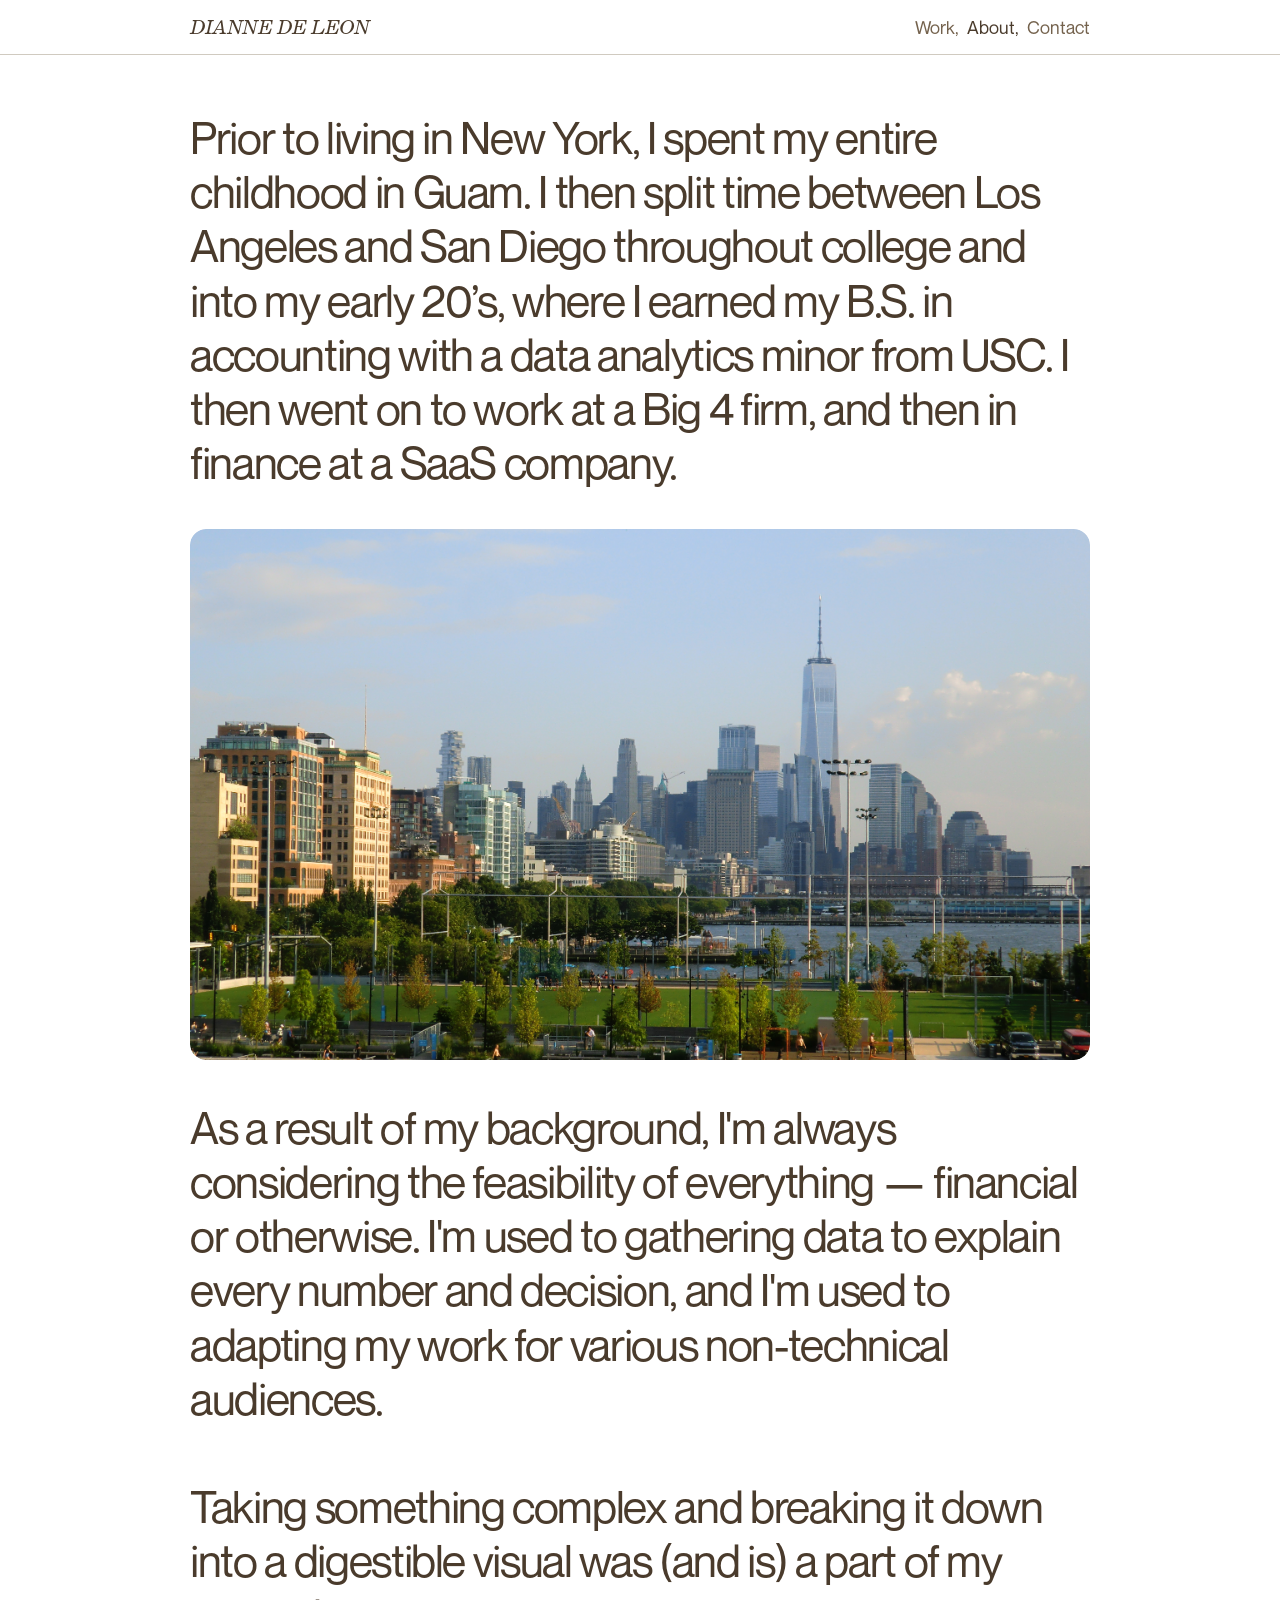
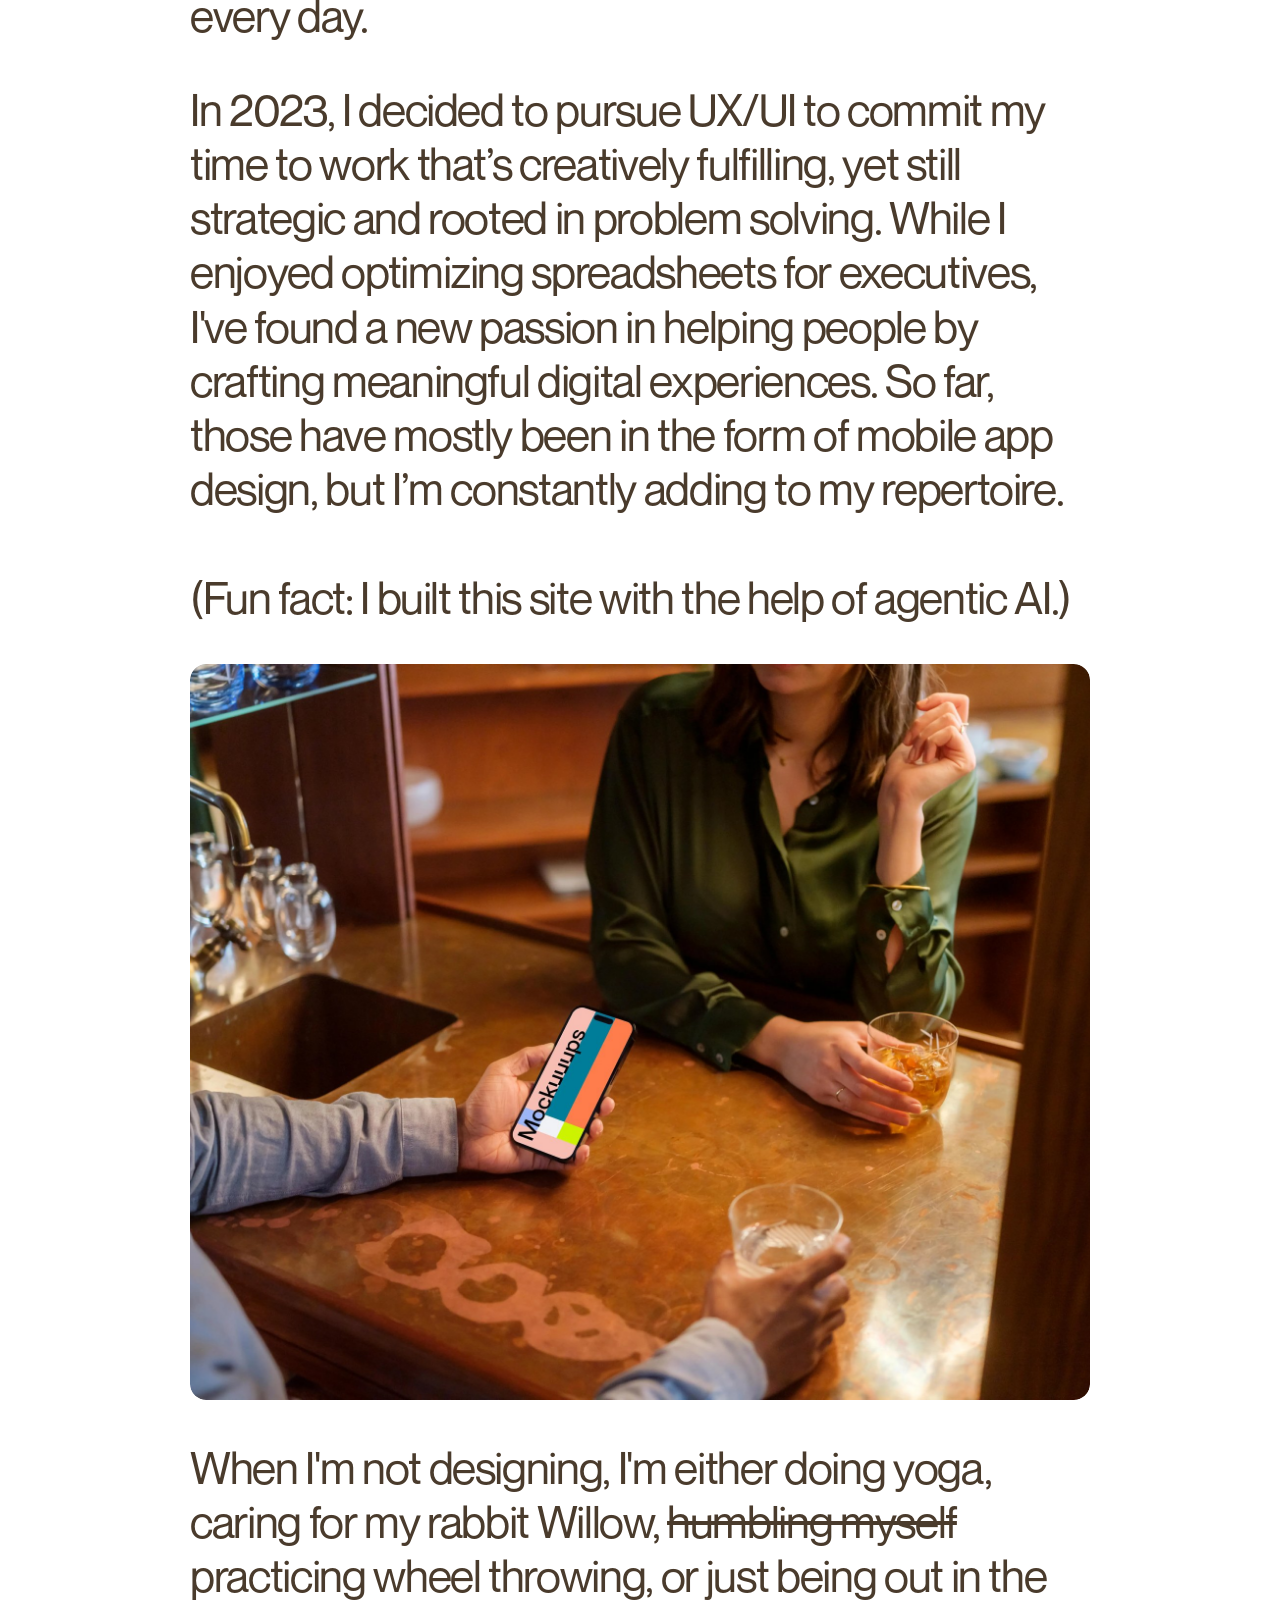
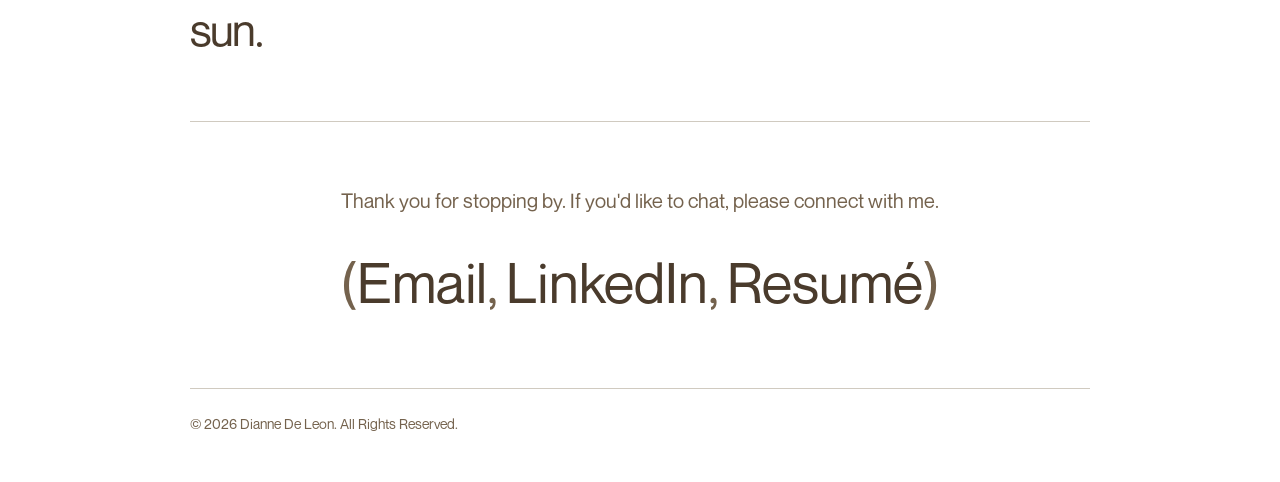
<file: about_backup.html>
<!DOCTYPE html>
<html lang="en">

<head>
    <meta charset="UTF-8">
    <meta name="viewport" content="width=device-width, initial-scale=1.0">
    <title>About - Dianne De Leon</title>
    <!-- CSS Styles -->
    <link rel="stylesheet" href="styles.css">
</head>

<body>
    <nav class="navbar">
        <div class="logo">
            <a href="index.html">DIANNE DE LEON</a>
        </div>
        <ul class="nav-links">
            <li><a href="index.html">Work,</a></li>
            <li><a id="nav-about" href="about.html" class="active">About,</a></li>
            <li><a id="nav-contact" href="about.html#contact">Contact</a></li>
        </ul>
    </nav>

    <main class="about-main">
        <section class="about-grid">
            <div class="about-text-block about-intro">
                <p>Prior to living in New York, I spent my entire childhood in Guam. I then split time between Los Angeles and San Diego throughout college and into my early 20’s, where I earned my B.S. in accounting with a data analytics minor from USC. I then went on to work at a Big 4 firm, and then in finance at a SaaS company.</p>
            </div>

            <div class="about-image-container img-1">
                <img src="Images/nyc.JPG" alt="NYC" class="about-placeholder">
            </div>

            <div class="about-text-block about-detail-1">
                <p>As a result of my background, I'm always considering the feasibility of everything — financial or otherwise. I'm used to gathering data to explain every number and decision, and I'm used to adapting my work for various non-technical audiences.</p>
                <br>
                <p>Taking something complex and breaking it down into a digestible visual was (and is) a part of my every day.</p>
            </div>

            <div class="about-text-block about-detail-2">
                <p>In 2023, I decided to pursue UX/UI to commit my time to work that’s creatively fulfilling, yet still strategic and rooted in problem solving. While I enjoyed optimizing spreadsheets for executives, I've found a new passion in helping people by crafting meaningful digital experiences. So far, those have mostly been in the form of mobile app design, but I’m constantly adding to my repertoire.</p>
                <br>
                <p>(Fun fact: I built this site with the help of agentic AI.)</p>
            </div>

            <div class="about-image-container img-2">
                <img src="Images/3.jpg" alt="About Image 2" class="about-placeholder">
            </div>

            <div class="about-text-block about-outro">
                <p>When I'm not designing, I'm either doing yoga, caring for my rabbit Willow, <s>humbling myself</s> practicing wheel throwing, or just being out in the sun.</p>
            </div>
        </section>

        <section class="contact-section" id="contact">

            <p>Thank you for stopping by. If you'd like to chat, please connect with me.</p>
            <div class="contact-links">
                <a href="mailto:hello@example.com">
                    <span>Email</span>
                    <span class="icon-container">
                        <span class="icon-inner">
                            <svg viewBox="0 0 24 24" fill="currentColor" xmlns="http://www.w3.org/2000/svg" class="contact-icon file-copy-icon">
                                <path d="M7 6V3a1 1 0 0 1 1-1h12a1 1 0 0 1 1 1v14a1 1 0 0 1-1 1h-3v3c0 .552-.45 1-1.007 1H4.007A1.001 1.001 0 0 1 3 21l.003-14c0-.552.45-1 1.007-1H7zM5.003 8L5 20h10V8H5.003zM9 6h8v10h2V4H9v2z"></path>
                            </svg>
                        </span>
                    </span><span class="contact-comma">,</span>
                </a>
                <a href="#">
                    <span>LinkedIn</span>
                    <span class="icon-container">
                        <span class="icon-inner">
                            <svg viewBox="2.5 2.5 19 19" fill="currentColor" xmlns="http://www.w3.org/2000/svg" class="contact-icon arrow-icon">
                                <path d="M16.004 9.414l-8.607 8.607-1.414-1.414L14.589 8H7.004V6h11v11h-2V9.414z"/>
                            </svg>
                        </span>
                    </span><span class="contact-comma">,</span>
                </a>
                <a href="#">
                    <span>Resumé</span>
                    <span class="icon-container">
                        <span class="icon-inner">
                            <svg viewBox="2.5 2.5 19 19" fill="currentColor" xmlns="http://www.w3.org/2000/svg" class="contact-icon arrow-icon">
                                <path d="M16.004 9.414l-8.607 8.607-1.414-1.414L14.589 8H7.004V6h11v11h-2V9.414z"/>
                            </svg>
                        </span>
                    </span>
                </a>
            </div>
        </section>
    </main>

    <footer class="site-footer">
        <p>&copy; 2026 Dianne De Leon. All Rights Reserved.</p>
    </footer>

    <script>
        document.addEventListener('DOMContentLoaded', () => {
            const contactSection = document.getElementById('contact');
            const navAbout = document.getElementById('nav-about');
            const navContact = document.getElementById('nav-contact');

            if (contactSection && navAbout && navContact) {
                const observer = new IntersectionObserver((entries) => {
                    entries.forEach(entry => {
                        if (entry.isIntersecting) {
                            navAbout.classList.remove('active');
                            navContact.classList.add('active');
                        } else {
                            navContact.classList.remove('active');
                            navAbout.classList.add('active');
                        }
                    });
                }, { threshold: 0.3 });

                observer.observe(contactSection);
            }
        });
    </script>
</body>

</html>
</file>
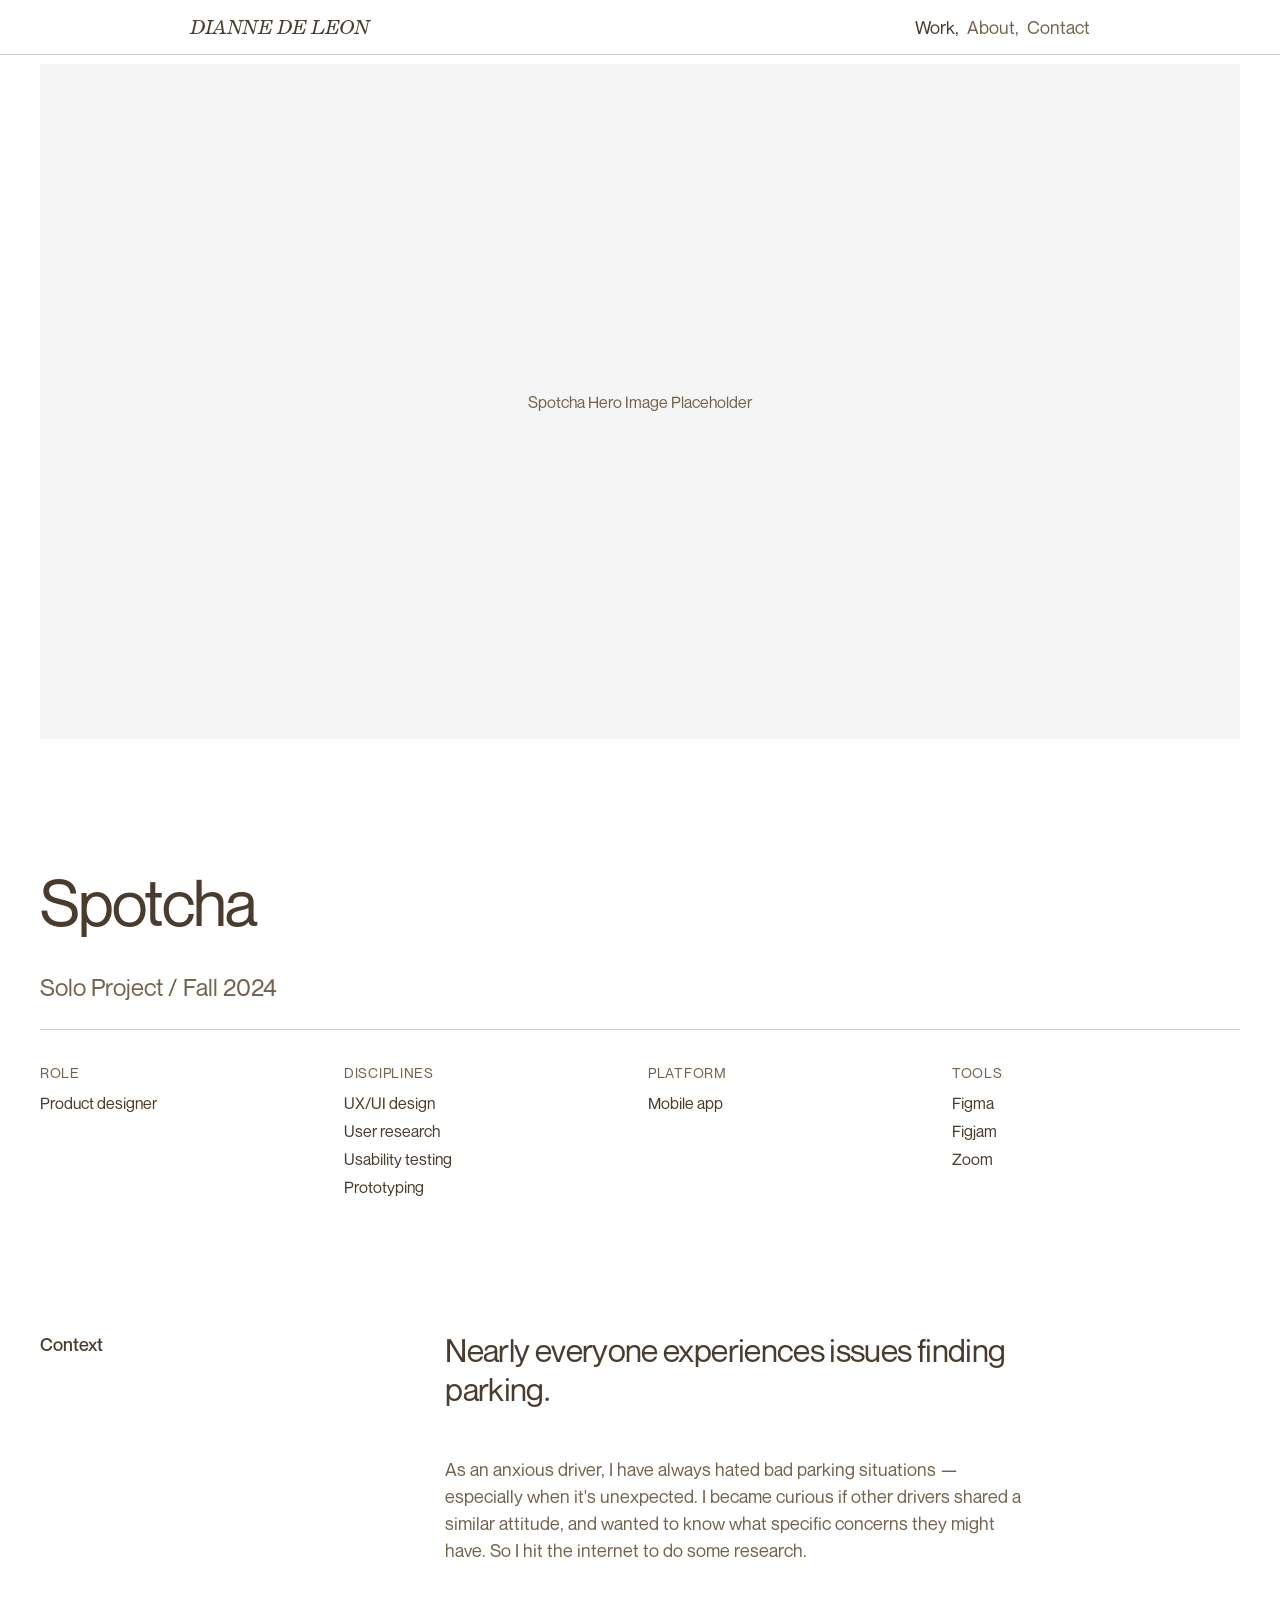
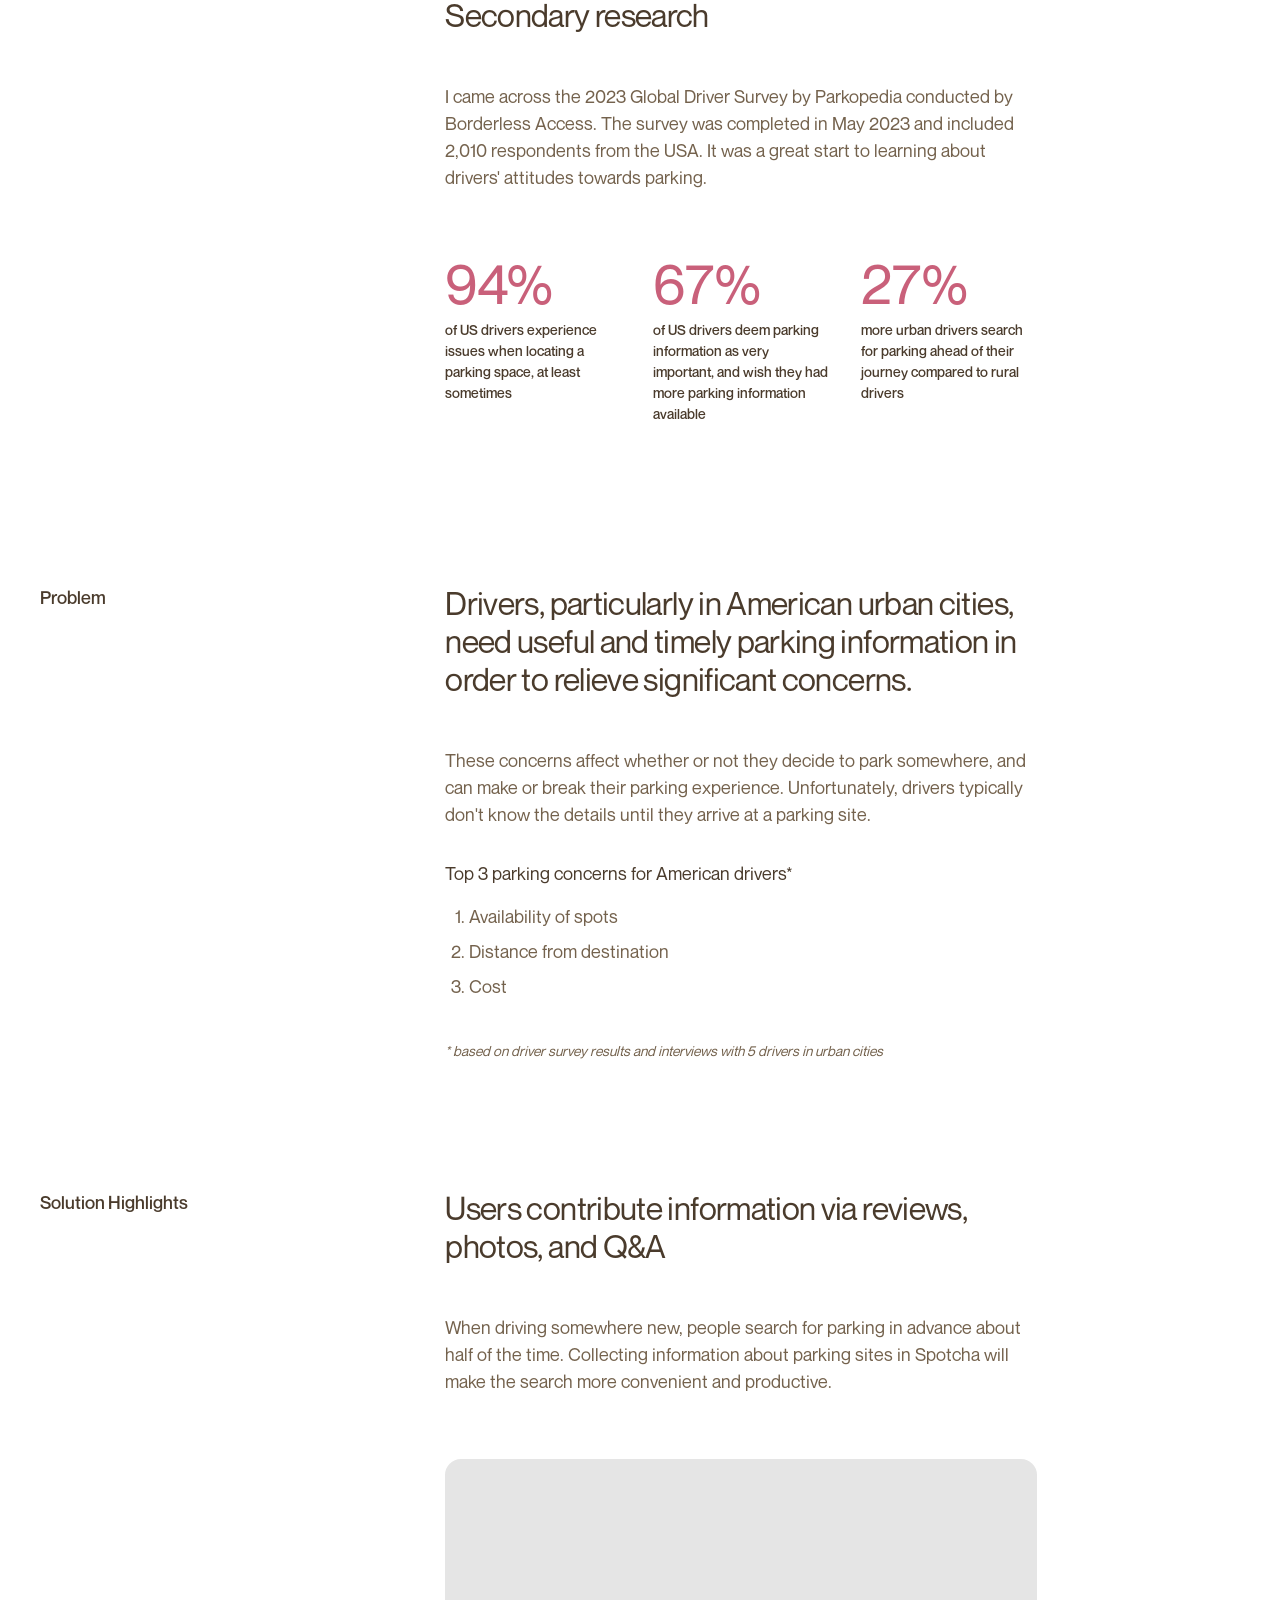
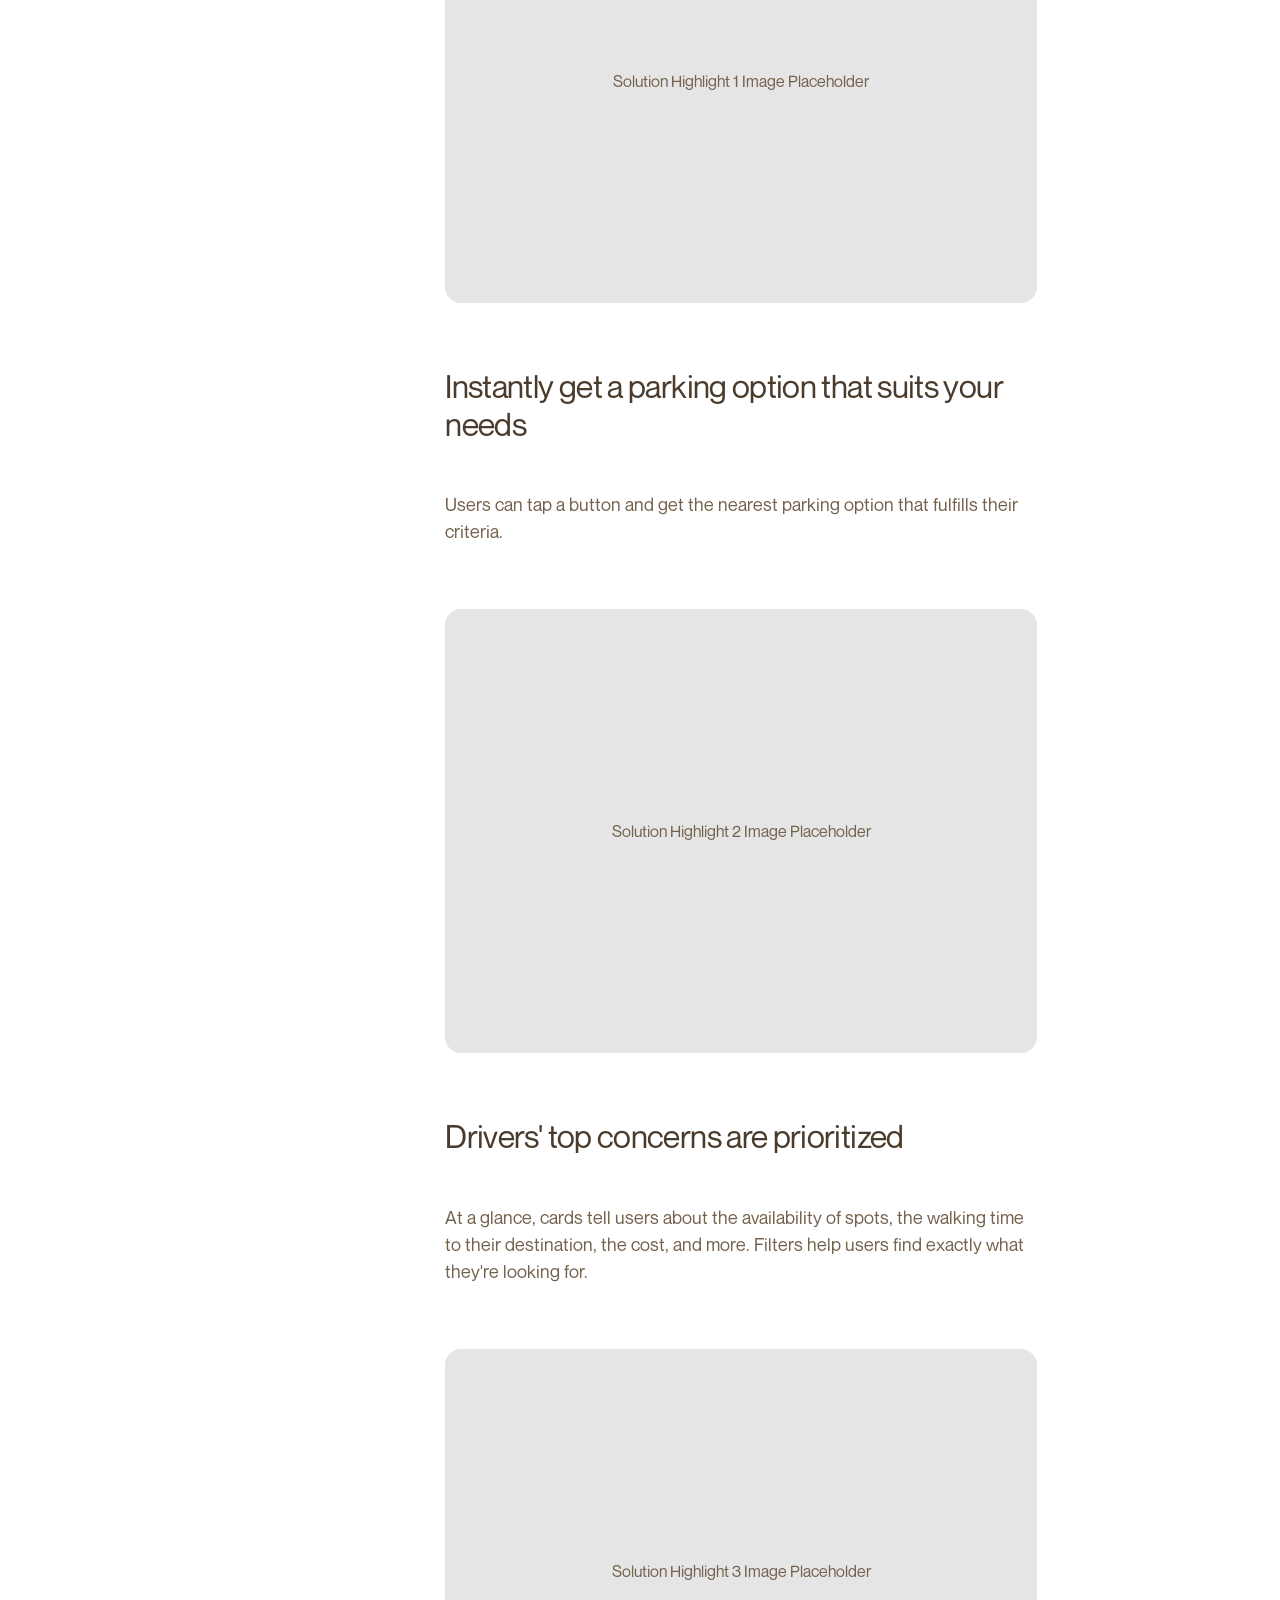
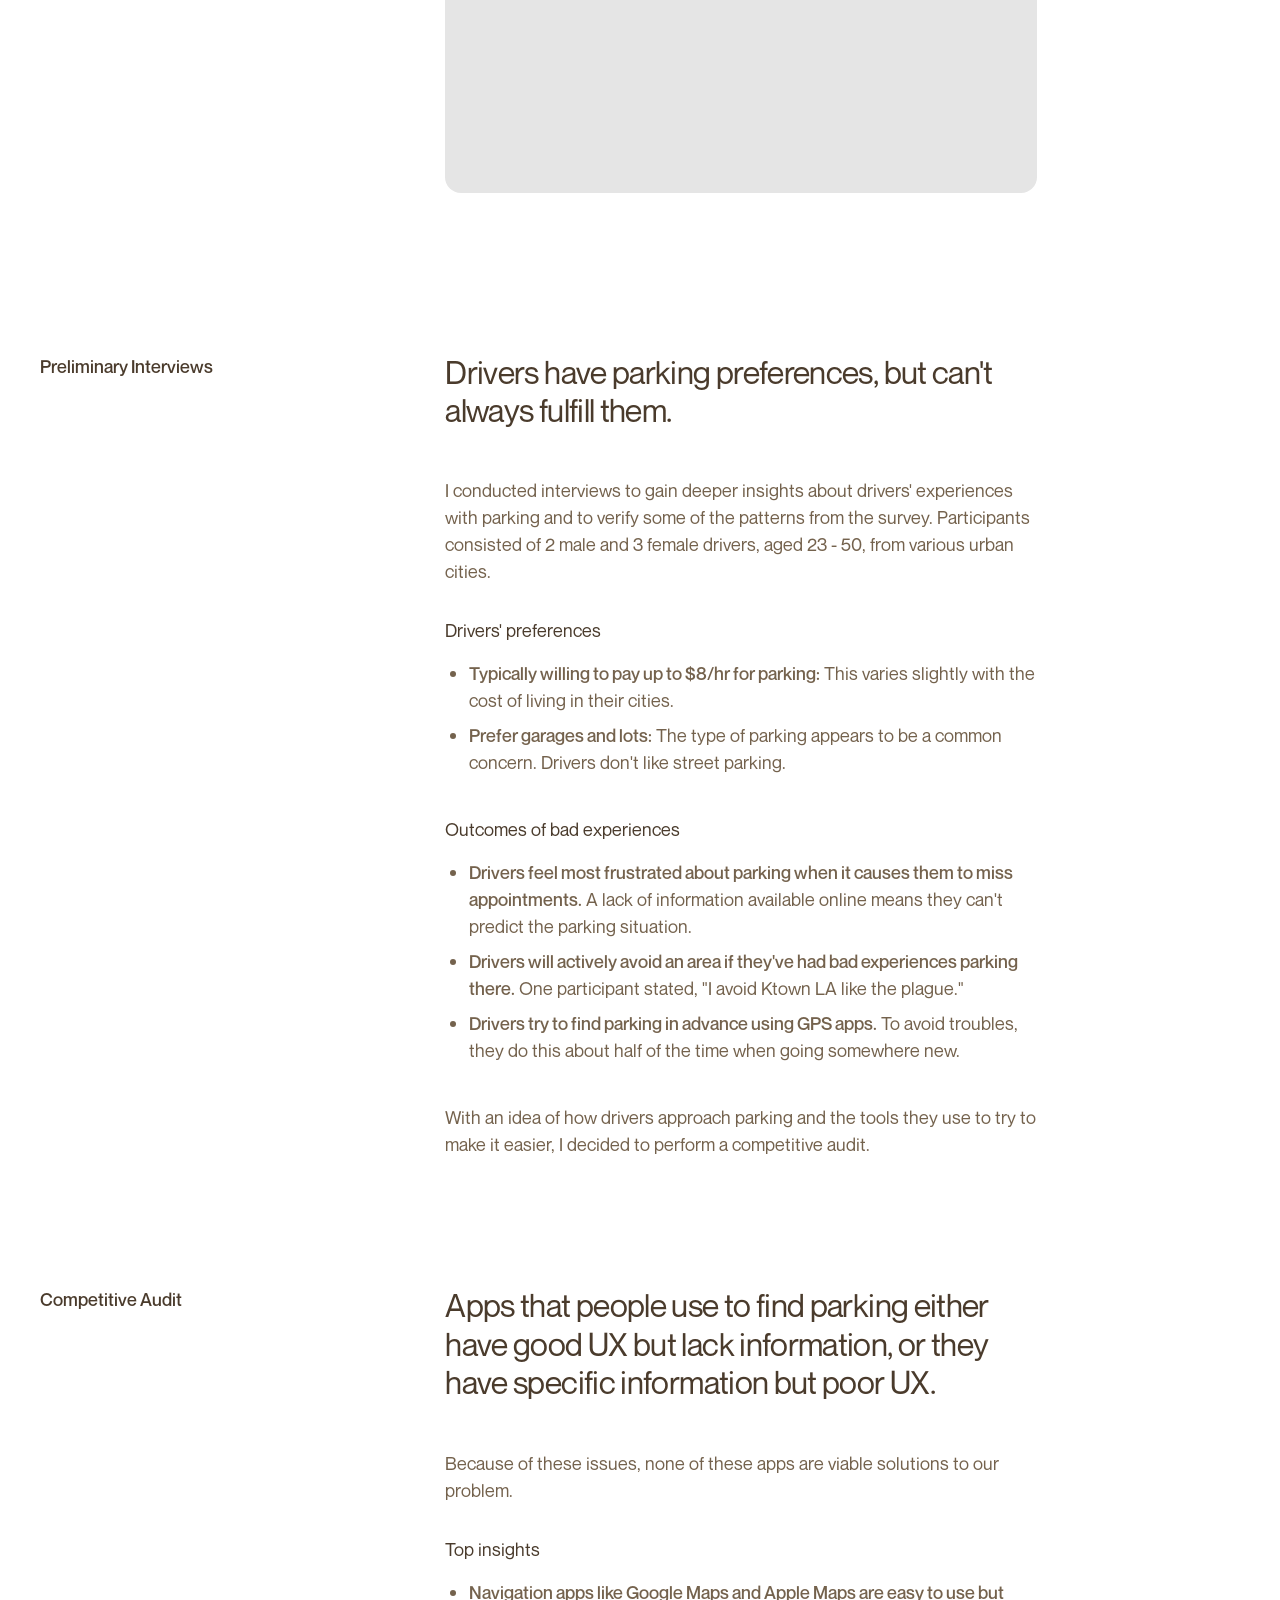
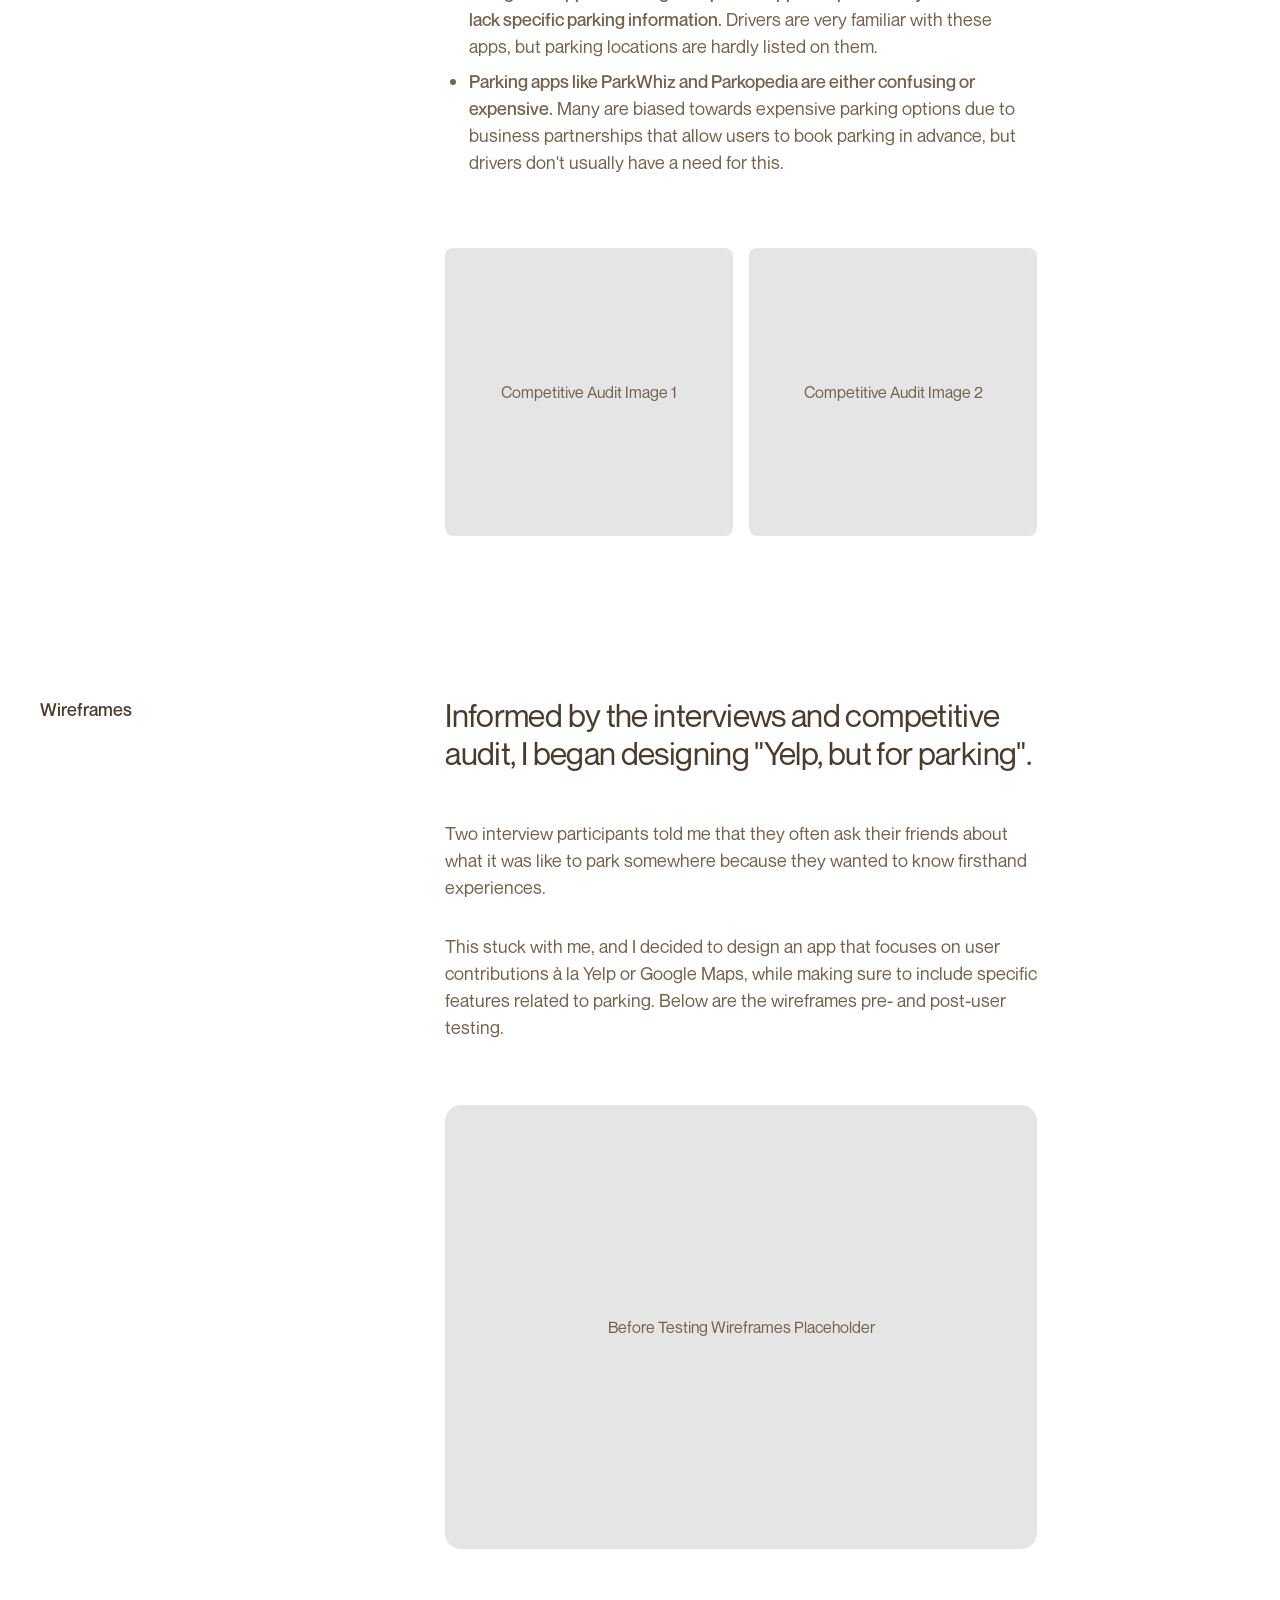
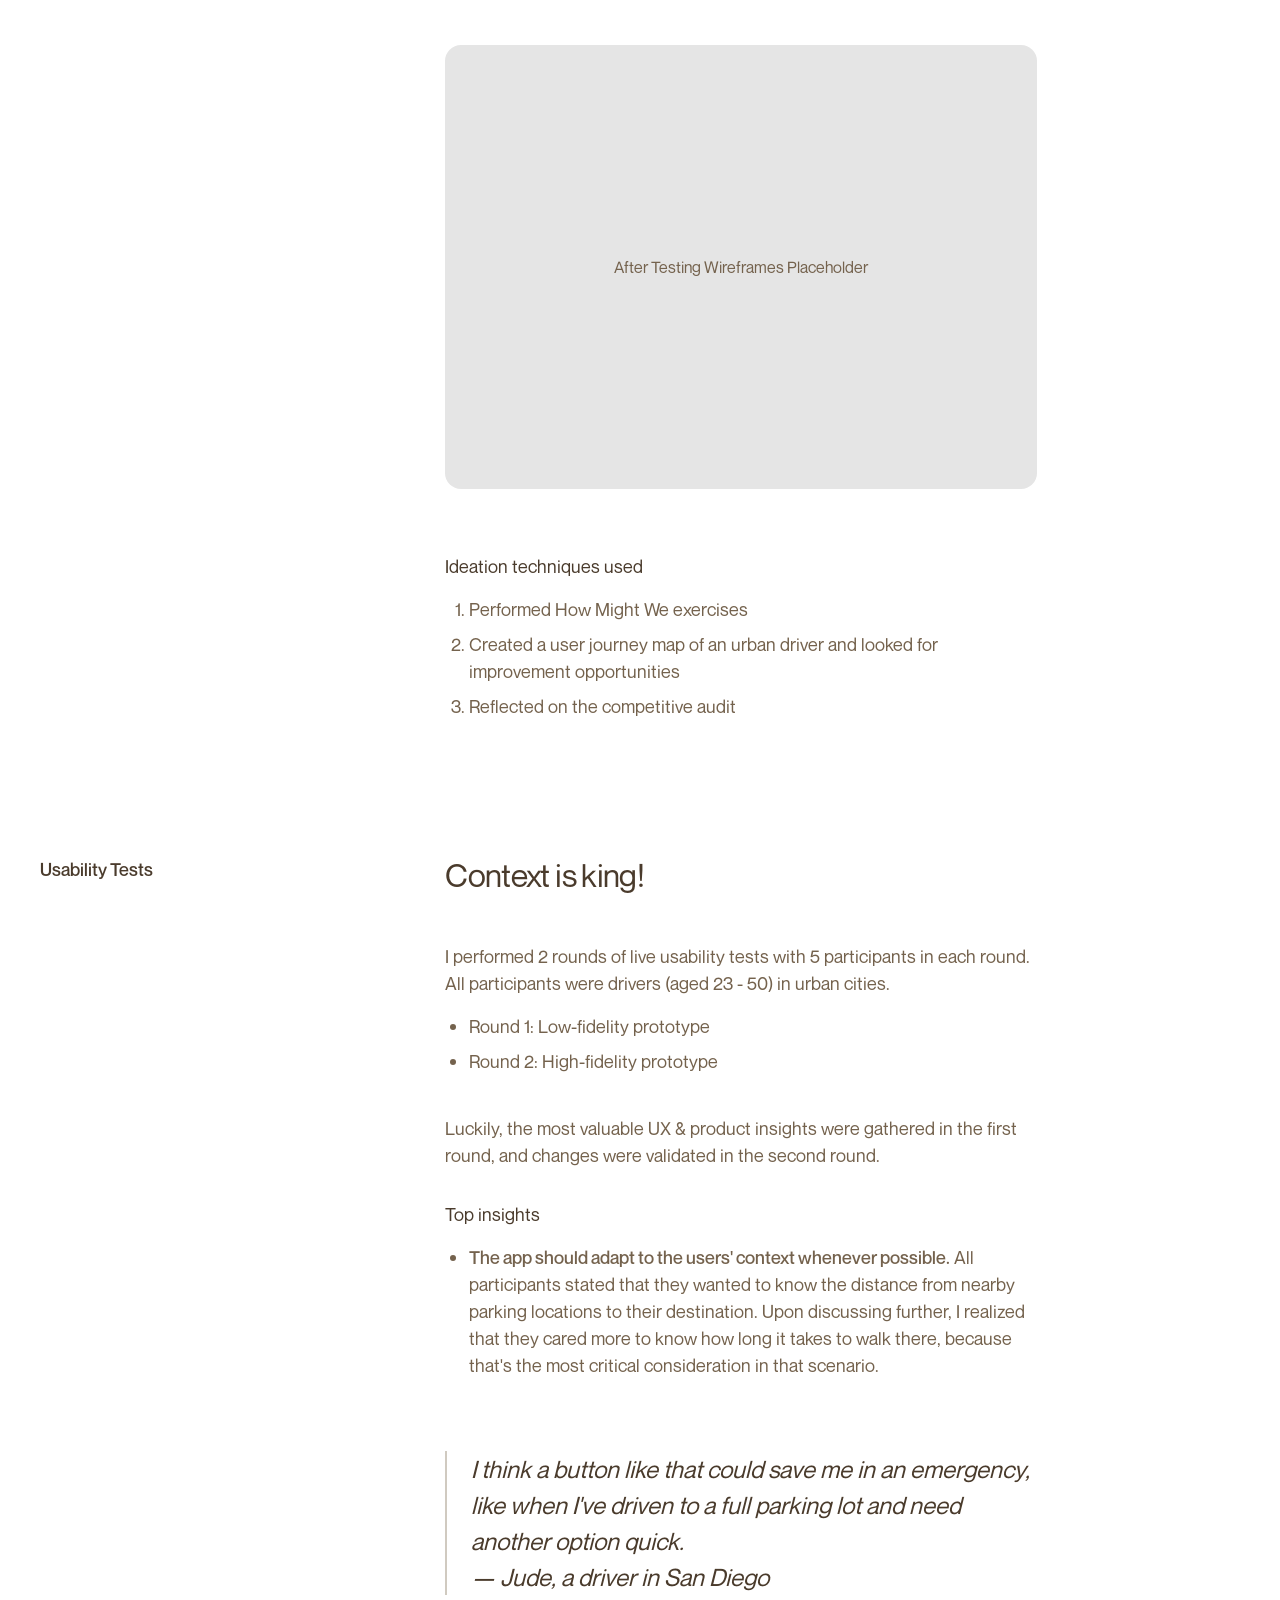
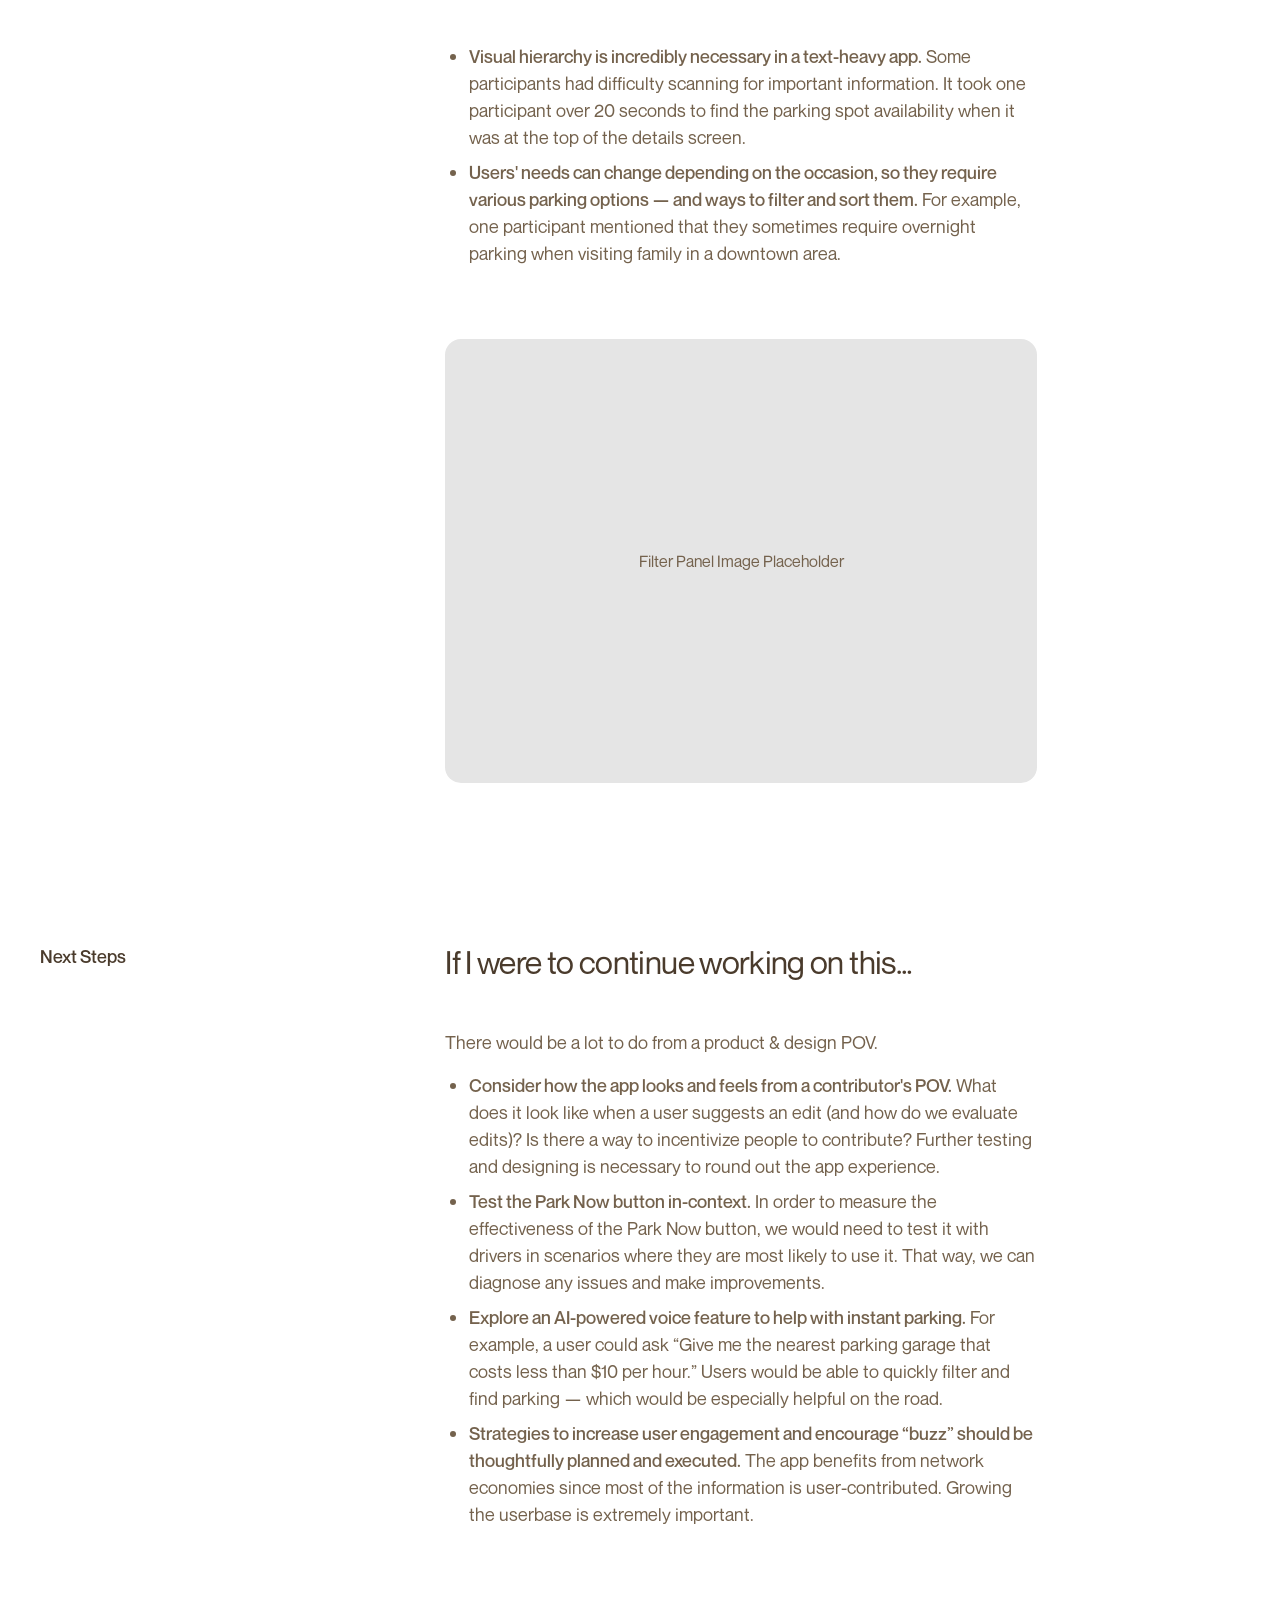
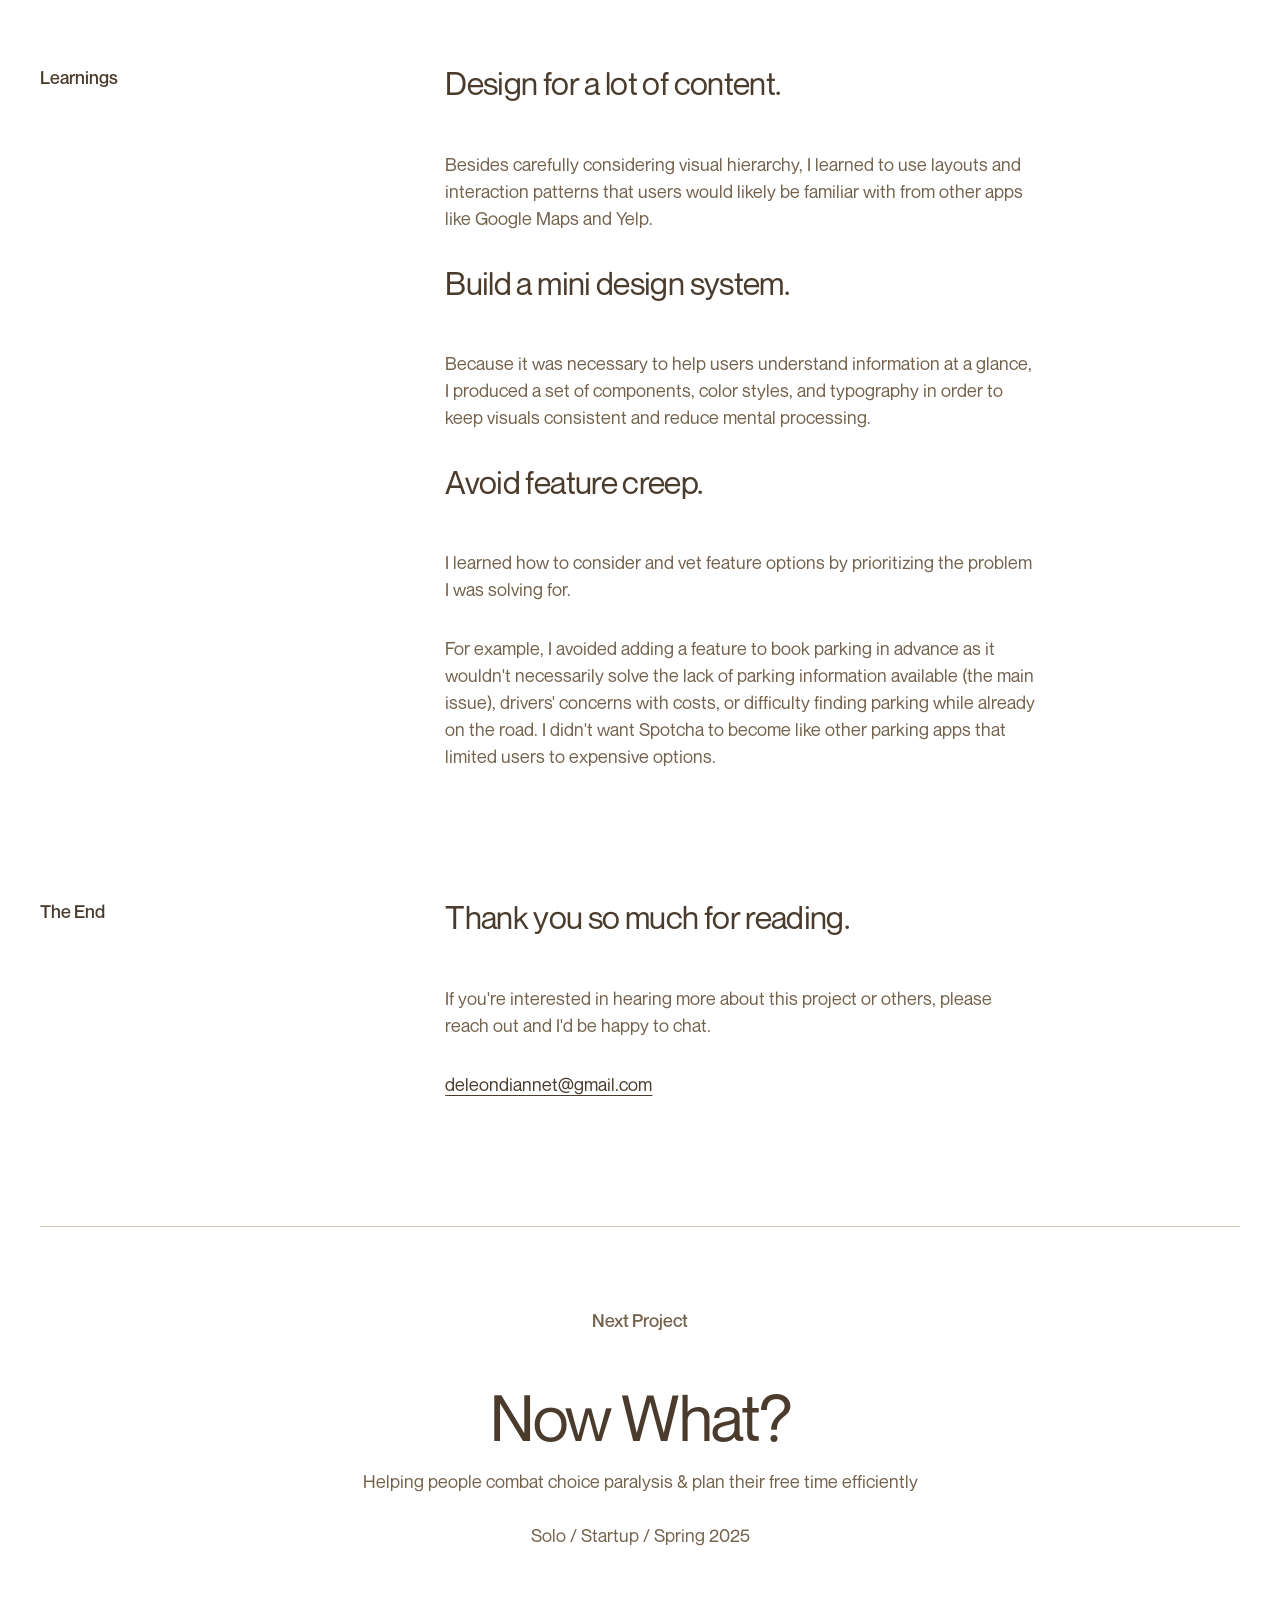
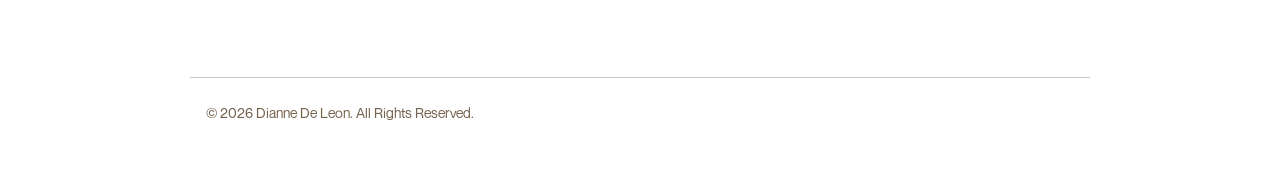
<file: spotcha-backup.html>
<!DOCTYPE html>
<html lang="en">
<head>
    <meta charset="UTF-8">
    <meta name="viewport" content="width=device-width, initial-scale=1.0">
    <title>Spotcha - Dianne De Leon</title>
    <link rel="stylesheet" href="styles.css">
</head>
<body>
    <nav class="navbar">
        <div class="logo">
            <a href="index.html">DIANNE DE LEON</a>
        </div>
        <ul class="nav-links">
            <li><a href="index.html" class="active">Work,</a></li>
            <li><a href="about.html">About,</a></li>
            <li><a href="about.html#contact">Contact</a></li>
        </ul>
    </nav>

    <main class="cs-main" style="padding: 0 16px; max-width: 1600px; margin: 0 auto;">
        <div class="cs-image-full" style="border-radius: 0; margin-top: 64px;">
            Spotcha Hero Image Placeholder
        </div>

        <section class="cs-hero" style="padding-top: 64px; margin-bottom: 24px;">
            <h1>Spotcha</h1>
            <p class="cs-hero-subtitle">Solo Project / Fall 2024</p>
        </section>

        <section class="cs-meta">
            <div class="cs-meta-col">
                <span class="cs-meta-title">Role</span>
                <ul class="cs-meta-list">
                    <li>Product designer</li>
                </ul>
            </div>
            <div class="cs-meta-col">
                <span class="cs-meta-title">Disciplines</span>
                <ul class="cs-meta-list">
                    <li>UX/UI design</li>
                    <li>User research</li>
                    <li>Usability testing</li>
                    <li>Prototyping</li>
                </ul>
            </div>
            <div class="cs-meta-col">
                <span class="cs-meta-title">Platform</span>
                <ul class="cs-meta-list">
                    <li>Mobile app</li>
                </ul>
            </div>
            <div class="cs-meta-col">
                <span class="cs-meta-title">Tools</span>
                <ul class="cs-meta-list">
                    <li>Figma</li>
                    <li>Figjam</li>
                    <li>Zoom</li>
                </ul>
            </div>
        </section>

        <section class="cs-section">
            <h2 class="cs-section-title">Context</h2>
            <div class="cs-content">
                <h3>Nearly everyone experiences issues finding parking.</h3>
                <p>As an anxious driver, I have always hated bad parking situations — especially when it's unexpected. I became curious if other drivers shared a similar attitude, and wanted to know what specific concerns they might have. So I hit the internet to do some research.</p>

                <h3>Secondary research</h3>
                <p>I came across the 2023 Global Driver Survey by Parkopedia conducted by Borderless Access. The survey was completed in May 2023 and included 2,010 respondents from the USA. It was a great start to learning about drivers' attitudes towards parking.</p>
                
                <div class="cs-stats-grid">
                    <div class="cs-stat-item">
                        <span class="cs-stat-number">94%</span>
                        <p class="cs-stat-text">of US drivers experience issues when locating a parking space, at least sometimes</p>
                    </div>
                    <div class="cs-stat-item">
                        <span class="cs-stat-number">67%</span>
                        <p class="cs-stat-text">of US drivers deem parking information as very important, and wish they had more parking information available</p>
                    </div>
                    <div class="cs-stat-item">
                        <span class="cs-stat-number">27%</span>
                        <p class="cs-stat-text">more urban drivers search for parking ahead of their journey compared to rural drivers</p>
                    </div>
                </div>
            </div>
        </section>

        <section class="cs-section">
            <h2 class="cs-section-title">Problem</h2>
            <div class="cs-content">
                <h3>Drivers, particularly in American urban cities, need useful and timely parking information in order to relieve significant concerns.</h3>
                <p>These concerns affect whether or not they decide to park somewhere, and can make or break their parking experience. Unfortunately, drivers typically don't know the details until they arrive at a parking site.</p>
                
                <p><strong>Top 3 parking concerns for American drivers*</strong></p>
                <ol>
                    <li>Availability of spots</li>
                    <li>Distance from destination</li>
                    <li>Cost</li>
                </ol>
                <p style="font-size: 0.875rem;"><em>* based on driver survey results and interviews with 5 drivers in urban cities</em></p>
            </div>
        </section>

        <section class="cs-section">
            <h2 class="cs-section-title">Solution Highlights</h2>
            <div class="cs-content">
                <h3>Users contribute information via reviews, photos, and Q&A</h3>
                <p>When driving somewhere new, people search for parking in advance about half of the time. Collecting information about parking sites in Spotcha will make the search more convenient and productive.</p>
                <div class="cs-image-content">Solution Highlight 1 Image Placeholder</div>

                <h3>Instantly get a parking option that suits your needs</h3>
                <p>Users can tap a button and get the nearest parking option that fulfills their criteria.</p>
                <div class="cs-image-content">Solution Highlight 2 Image Placeholder</div>

                <h3>Drivers' top concerns are prioritized</h3>
                <p>At a glance, cards tell users about the availability of spots, the walking time to their destination, the cost, and more. Filters help users find exactly what they're looking for.</p>
                <div class="cs-image-content">Solution Highlight 3 Image Placeholder</div>
            </div>
        </section>

        <section class="cs-section">
            <h2 class="cs-section-title">Preliminary Interviews</h2>
            <div class="cs-content">
                <h3>Drivers have parking preferences, but can't always fulfill them.</h3>
                <p>I conducted interviews to gain deeper insights about drivers' experiences with parking and to verify some of the patterns from the survey. Participants consisted of 2 male and 3 female drivers, aged 23 - 50, from various urban cities.</p>
                
                <p><strong>Drivers' preferences</strong></p>
                <ul>
                    <li><strong>Typically willing to pay up to $8/hr for parking:</strong> This varies slightly with the cost of living in their cities.</li>
                    <li><strong>Prefer garages and lots:</strong> The type of parking appears to be a common concern. Drivers don't like street parking.</li>
                </ul>

                <p><strong>Outcomes of bad experiences</strong></p>
                <ul>
                    <li><strong>Drivers feel most frustrated about parking when it causes them to miss appointments.</strong> A lack of information available online means they can't predict the parking situation.</li>
                    <li><strong>Drivers will actively avoid an area if they've had bad experiences parking there.</strong> One participant stated, "I avoid Ktown LA like the plague."</li>
                    <li><strong>Drivers try to find parking in advance using GPS apps.</strong> To avoid troubles, they do this about half of the time when going somewhere new.</li>
                </ul>
                <p>With an idea of how drivers approach parking and the tools they use to try to make it easier, I decided to perform a competitive audit.</p>
            </div>
        </section>

        <section class="cs-section">
            <h2 class="cs-section-title">Competitive Audit</h2>
            <div class="cs-content">
                <h3>Apps that people use to find parking either have good UX but lack information, or they have specific information but poor UX.</h3>
                <p>Because of these issues, none of these apps are viable solutions to our problem.</p>
                
                <p><strong>Top insights</strong></p>
                <ul>
                    <li><strong>Navigation apps like Google Maps and Apple Maps are easy to use but lack specific parking information.</strong> Drivers are very familiar with these apps, but parking locations are hardly listed on them.</li>
                    <li><strong>Parking apps like ParkWhiz and Parkopedia are either confusing or expensive.</strong> Many are biased towards expensive parking options due to business partnerships that allow users to book parking in advance, but drivers don't usually have a need for this.</li>
                </ul>
                <div class="cs-image-row">
                    <div class="cs-image-half">Competitive Audit Image 1</div>
                    <div class="cs-image-half">Competitive Audit Image 2</div>
                </div>
            </div>
        </section>

        <section class="cs-section">
            <h2 class="cs-section-title">Wireframes</h2>
            <div class="cs-content">
                <h3>Informed by the interviews and competitive audit, I began designing "Yelp, but for parking".</h3>
                <p>Two interview participants told me that they often ask their friends about what it was like to park somewhere because they wanted to know firsthand experiences.</p>
                <p>This stuck with me, and I decided to design an app that focuses on user contributions à la Yelp or Google Maps, while making sure to include specific features related to parking. Below are the wireframes pre- and post-user testing.</p>
                
                <div class="cs-image-content">Before Testing Wireframes Placeholder</div>
                <div class="cs-image-content">After Testing Wireframes Placeholder</div>
                
                <p><strong>Ideation techniques used</strong></p>
                <ol>
                    <li>Performed How Might We exercises</li>
                    <li>Created a user journey map of an urban driver and looked for improvement opportunities</li>
                    <li>Reflected on the competitive audit</li>
                </ol>
            </div>
        </section>

        <section class="cs-section">
            <h2 class="cs-section-title">Usability Tests</h2>
            <div class="cs-content">
                <h3>Context is king!</h3>
                <p>I performed 2 rounds of live usability tests with 5 participants in each round. All participants were drivers (aged 23 - 50) in urban cities.</p>
                <ul>
                    <li>Round 1: Low-fidelity prototype</li>
                    <li>Round 2: High-fidelity prototype</li>
                </ul>
                <p>Luckily, the most valuable UX & product insights were gathered in the first round, and changes were validated in the second round.</p>
                
                <p><strong>Top insights</strong></p>
                <ul>
                    <li><strong>The app should adapt to the users' context whenever possible.</strong> All participants stated that they wanted to know the distance from nearby parking locations to their destination. Upon discussing further, I realized that they cared more to know how long it takes to walk there, because that's the most critical consideration in that scenario.</li>
                </ul>
                <p class="cs-quote">I think a button like that could save me in an emergency, like when I've driven to a full parking lot and need another option quick. <br>— Jude, a driver in San Diego</p>
                <ul>
                    <li><strong>Visual hierarchy is incredibly necessary in a text-heavy app.</strong> Some participants had difficulty scanning for important information. It took one participant over 20 seconds to find the parking spot availability when it was at the top of the details screen.</li>
                    <li><strong>Users' needs can change depending on the occasion, so they require various parking options — and ways to filter and sort them.</strong> For example, one participant mentioned that they sometimes require overnight parking when visiting family in a downtown area.</li>
                </ul>
                <div class="cs-image-content">Filter Panel Image Placeholder</div>
            </div>
        </section>

        <section class="cs-section">
            <h2 class="cs-section-title">Next Steps</h2>
            <div class="cs-content">
                <h3>If I were to continue working on this…</h3>
                <p>There would be a lot to do from a product & design POV.</p>
                <ul>
                    <li><strong>Consider how the app looks and feels from a contributor's POV.</strong> What does it look like when a user suggests an edit (and how do we evaluate edits)? Is there a way to incentivize people to contribute? Further testing and designing is necessary to round out the app experience.</li>
                    <li><strong>Test the Park Now button in-context.</strong> In order to measure the effectiveness of the Park Now button, we would need to test it with drivers in scenarios where they are most likely to use it. That way, we can diagnose any issues and make improvements.</li>
                    <li><strong>Explore an AI-powered voice feature to help with instant parking.</strong> For example, a user could ask “Give me the nearest parking garage that costs less than $10 per hour.” Users would be able to quickly filter and find parking — which would be especially helpful on the road.</li>
                    <li><strong>Strategies to increase user engagement and encourage “buzz” should be thoughtfully planned and executed.</strong> The app benefits from network economies since most of the information is user-contributed. Growing the userbase is extremely important.</li>
                </ul>
            </div>
        </section>

        <section class="cs-section">
            <h2 class="cs-section-title">Learnings</h2>
            <div class="cs-content">
                <h3>Design for a lot of content.</h3>
                <p>Besides carefully considering visual hierarchy, I learned to use layouts and interaction patterns that users would likely be familiar with from other apps like Google Maps and Yelp.</p>

                <h3>Build a mini design system.</h3>
                <p>Because it was necessary to help users understand information at a glance, I produced a set of components, color styles, and typography in order to keep visuals consistent and reduce mental processing.</p>

                <h3>Avoid feature creep.</h3>
                <p>I learned how to consider and vet feature options by prioritizing the problem I was solving for.</p>
                <p>For example, I avoided adding a feature to book parking in advance as it wouldn't necessarily solve the lack of parking information available (the main issue), drivers' concerns with costs, or difficulty finding parking while already on the road. I didn't want Spotcha to become like other parking apps that limited users to expensive options.</p>
            </div>
        </section>

        <section class="cs-section">
            <h2 class="cs-section-title">The End</h2>
            <div class="cs-content">
                <h3>Thank you so much for reading.</h3>
                <p>If you're interested in hearing more about this project or others, please reach out and I'd be happy to chat.</p>
                <p><a href="mailto:deleondiannet@gmail.com" style="color: var(--text-main); font-weight: 500; text-decoration: underline; text-underline-offset: 4px;">deleondiannet@gmail.com</a></p>
            </div>
        </section>

        <section class="cs-section" style="margin-top: 120px; border-top: 1px solid #D2C4B1; padding-top: 80px; display: flex; flex-direction: column; align-items: center; text-align: center;">
            <h2 style="font-size: 1.125rem; font-weight: 600; color: var(--text-muted); margin-bottom: 2rem;">Next Project</h2>
            <a href="#" style="text-decoration: none; transition: opacity 0.3s ease;" onmouseover="this.style.opacity=0.7" onmouseout="this.style.opacity=1">
                <h3 style="font-size: 4rem; font-weight: 400; color: var(--text-main); line-height: 1.1; letter-spacing: -0.03em; margin-bottom: 1rem;">Now What?</h3>
                <p style="font-size: 1.125rem; color: var(--text-muted);">Helping people combat choice paralysis & plan their free time efficiently<br><br>Solo / Startup / Spring 2025</p>
            </a>
        </section>

    </main>

    <footer class="site-footer" style="padding-left: 16px; padding-right: 16px;">
        <p>&copy; 2026 Dianne De Leon. All Rights Reserved.</p>
    </footer>

    <script>
        document.addEventListener('DOMContentLoaded', () => {
            const sections = document.querySelectorAll('.cs-section');
            
            const observer = new IntersectionObserver((entries) => {
                entries.forEach(entry => {
                    if (entry.isIntersecting) {
                        entry.target.classList.add('is-visible');
                    }
                });
            }, { threshold: 0.1 });

            sections.forEach(section => {
                observer.observe(section);
            });
        });
    </script>
</body>
</html>
</file>
<file: styles.css>
/* Typography Setup */
@font-face {
    font-family: 'Neue Montreal';
    src: url('Fonts/Neue Montreal/NeueMontreal-Regular.otf') format('opentype');
    font-weight: 400;
    font-style: normal;
    font-display: swap;
}

@font-face {
    font-family: 'Neue Montreal';
    src: url('Fonts/Neue Montreal/NeueMontreal-Medium.otf') format('opentype');
    font-weight: 600;
    /* Mapping medium to semibold/600 */
    font-style: normal;
    font-display: swap;
}

@font-face {
    font-family: 'PP Kyoto';
    src: url('Fonts/PP Kyoto/otf/PPKyoto-MediumItalic.otf') format('opentype');
    font-weight: 500;
    font-style: italic;
    font-display: swap;
}

:root {
    --bg-color: #ffffff;
    --text-main: #4a3b2c;
    --text-muted: #74624D;
    --text-subtle: #EDEBE7;
    --border-color: #D0CAC0;
    --accent-color: #C9607A;
    --text-mid: #685141;
    --nav-bg: rgba(255, 255, 255, 0.9);
    --grid-gap: 16px;
    --container-padding: 4rem;
}

* {
    margin: 0;
    padding: 0;
    box-sizing: border-box;
}

body {
    font-family: 'Neue Montreal', sans-serif;
    background-color: var(--bg-color);
    color: var(--text-main);
    line-height: 1.5;
    -webkit-font-smoothing: antialiased;
    -moz-osx-font-smoothing: grayscale;
    margin: 24px;
    overscroll-behavior-y: none;
}

/* Navbar */
.navbar {
    position: fixed;
    top: 0;
    left: 0;
    width: 100%;
    display: flex;
    justify-content: space-between;
    align-items: center;
    padding: 12px 24px;
    background: var(--nav-bg);
    backdrop-filter: blur(8px);
    -webkit-backdrop-filter: blur(8px);
    z-index: 9999;
    border-bottom: 1px solid var(--border-color);
}

.logo a {
    font-family: 'PP Kyoto', sans-serif;
    font-size: 1.25rem;
    font-weight: 500;
    font-style: italic;
    color: var(--text-main);
    text-decoration: none;
    letter-spacing: -0.02em;
}

.nav-links {
    display: flex;
    list-style: none;
    gap: 0.5rem;
}

.nav-links li a {
    color: var(--text-muted);
    text-decoration: none;
    font-size: 1.125rem;
    font-weight: 400;
    transition: color 0.3s ease;
}

.nav-links li a:hover {
    color: var(--accent-color);
}

.nav-links li a.active {
    color: var(--text-main);
}

/* Animations */
@keyframes fadeInUp {
    from {
        opacity: 0;
        transform: translateY(20px);
    }

    to {
        opacity: 1;
        transform: translateY(0);
    }
}

/* Layout Container */
main {
    max-width: 900px;
    margin: 0 auto;
}

/* Hero Section */
.hero {
    opacity: 0;
    animation: fadeInUp 1.2s cubic-bezier(0.16, 1, 0.3, 1) forwards;
    display: flex;
    flex-direction: column;
    align-items: center;
    text-align: center;
    padding-top: 100px;
    margin-bottom: 80px;
    gap: 40px;
}

.hero-status {
    display: flex;
    flex-direction: row;
    justify-content: space-between;
    width: 100%;
    gap: 4rem;
    font-size: 0.875rem;
    color: var(--text-muted);
    line-height: 1.4;
    text-align: left;
}

.hero-status p {
    margin: 0;
    flex: 1;
}

.text-black {
    color: var(--text-main);
}

.hero h1 {
    max-width: 900px;
    font-family: 'PP Kyoto', sans-serif;
    font-size: 3.5rem;
    font-weight: 500;
    font-style: italic;
    line-height: 1.1;
    letter-spacing: -0.03em;
    margin: 0;
    order: -1;
}

.work-section-wrapper {
    position: relative;
}

.sticky-title-container {
    position: sticky;
    top: 14px;
    z-index: 10000;
    display: flex;
    justify-content: center;
    margin-bottom: calc(1rem - 8px);
    pointer-events: none;
    opacity: 0;
    animation: fadeInUp 1.2s cubic-bezier(0.16, 1, 0.3, 1) forwards;
    animation-delay: 0.1s;
}

.fixed-title-container {
    position: fixed;
    top: 14px;
    left: 24px;
    right: 24px;
    max-width: 900px;
    margin: 0 auto;
    z-index: 10000;
    display: flex;
    justify-content: center;
    pointer-events: none;
    opacity: 0;
    animation: fadeInUp 1.2s cubic-bezier(0.16, 1, 0.3, 1) forwards;
    animation-delay: 0.1s;
}

.section-title {
    font-size: 1.125rem;
    font-weight: 400;
    margin: 0;
    padding: 0;
    background: transparent;
    pointer-events: auto;
    transition: opacity 0.3s ease;
    color: var(--accent-color);
    text-align: center;
}

/* Work Grid */
.work-grid {
    display: flex;
    flex-direction: column;
    align-items: center;
    gap: 80px;
    margin-top: 2rem;
    margin-bottom: 4rem;
}

.col-7 {
    width: 100%;
}

.col-5 {
    width: 100%;
}

/* Work Item (Animations/Interactions) */
.work-item {
    width: 100%;
    max-width: 900px;
    display: flex;
    flex-direction: column;
    gap: 0.5rem;
    cursor: pointer;
    opacity: 0;
    animation: fadeInUp 1.2s cubic-bezier(0.16, 1, 0.3, 1) forwards;
}

.work-item:nth-child(1) {
    animation-delay: 0.1s;
}

.work-item:nth-child(2) {
    animation-delay: 0.2s;
}

.work-item:nth-child(3) {
    animation-delay: 0.3s;
}

.work-item:nth-child(4) {
    animation-delay: 0.4s;
}

.work-image-container {
    width: 100%;
    height: 600px;
    overflow: hidden;
    position: relative;
    background-color: #f5f5f5;
    border-radius: 16px;
}

.work-image-container::after {
    content: '';
    position: absolute;
    bottom: 0;
    left: 0;
    width: 100%;
    height: 55%;
    background: linear-gradient(to top,
            rgba(30, 20, 10, 0.72) 0%,
            rgba(30, 20, 10, 0.3) 40%,
            transparent 100%);
    pointer-events: none;
    z-index: 2;
}

.work-placeholder {
    width: 100%;
    height: 100%;
    object-fit: cover;
    object-position: center;
    transition: transform 0.6s cubic-bezier(0.16, 1, 0.3, 1);
}

.work-item:hover .work-placeholder {
    transform: scale(1.03);
}

.gamma-zoom {
    transform: scale(1.7);
    object-position: 50% 60%;
    transform-origin: 50% 60%;
}

.work-item:hover .gamma-zoom {
    transform: scale(1.55);
}

.alpha-zoom {
    transform: scale(1.55);
    object-position: 87.5% 89%;
    transform-origin: 87.5% 89%;
}

.work-item:hover .alpha-zoom {
    transform: scale(1.59);
}

.beta-zoom {
    transform: scale(2.05) rotate(30deg);
    object-position: 55% 39.5%;
    transform-origin: 55% 39.5%;
}

.work-item:hover .beta-zoom {
    transform: scale(2.09) rotate(30deg);
}

.delta-zoom {
    transform: scale(1.3);
    object-position: 50% 49%;
    transform-origin: 50% 49%;
}

.work-item:hover .delta-zoom {
    transform: scale(1.15);
}

/* Spotcha Hover Video */
.video-overlay {
    position: absolute;
    top: 0;
    left: 0;
    width: 100%;
    height: 100%;
    background-color: rgba(30, 30, 30, 0.65);
    display: flex;
    justify-content: center;
    align-items: center;
    opacity: 0;
    pointer-events: none;
    transition: opacity 0.4s ease;
    z-index: 5;
}

.video-shadow-wrapper {
    height: 74.5%;
    max-width: 90%;
    border-radius: 16px;
    box-shadow: 0 12px 32px rgba(0, 0, 0, 0.3);
    transform: translateY(20px);
    transition: transform 0.5s cubic-bezier(0.16, 1, 0.3, 1);
}

.project-video {
    height: 100%;
    width: auto;
    object-fit: cover;
    border-radius: 16px;
    display: block;
    /* Safari Fix: Enforce clipping on video element */
    -webkit-mask-image: -webkit-radial-gradient(white, black);
    mask-image: radial-gradient(white, black);
}

.spotcha-item:hover .video-overlay,
.now-what-item:hover .video-overlay {
    opacity: 1;
}

.spotcha-item:hover .video-shadow-wrapper,
.now-what-item:hover .video-shadow-wrapper {
    transform: translateY(0);
}


.project-badges {
    position: absolute;
    bottom: 16px;
    right: 16px;
    display: flex;
    justify-content: flex-end;
    align-items: center;
    gap: 8px;
    z-index: 10;
    pointer-events: none;
}

.badge {
    background: none;
    color: rgba(255, 255, 255, 0.65);
    padding: 0;
    border-radius: 0;
    font-size: 0.875rem;
    font-weight: 400;
    letter-spacing: 0.01em;
    text-shadow: 0 1px 4px rgba(20, 10, 5, 0.4);
}

.badge-name {
    font-size: 0.875rem;
    font-weight: 600;
    color: var(--bg-color);
    text-shadow: 0 1px 6px rgba(20, 10, 5, 0.5);
}

.work-details {
    margin-top: 12px;
}

.work-details p {
    font-size: 1.5rem;
    font-weight: 400;
    color: var(--text-main);
    margin: 0;
    line-height: 1.4;
}

/* Footer */
.site-footer {
    padding: 1.5rem 0;
    border-top: 1px solid var(--border-color);
    color: var(--text-muted);
    font-size: 0.875rem;
    max-width: 900px;
    margin: 0 auto;
}

/* About Page */
.about-main {
    padding-bottom: 0;
}

.about-grid {
    display: flex;
    flex-direction: column;
    align-items: center;
    gap: 40px;
    margin-top: 110px;
    margin-bottom: 4rem;
}

.about-grid>* {
    opacity: 0;
    animation: fadeInUp 1.2s cubic-bezier(0.16, 1, 0.3, 1) forwards;
}

.about-grid>*:nth-child(1) {
    animation-delay: 0.1s;
}

.about-grid>*:nth-child(2) {
    animation-delay: 0.2s;
}

.about-grid>*:nth-child(3) {
    animation-delay: 0.3s;
}

.about-grid>*:nth-child(4) {
    animation-delay: 0.4s;
}

.about-grid>*:nth-child(5) {
    animation-delay: 0.5s;
}

.about-grid>*:nth-child(6) {
    animation-delay: 0.6s;
}

.about-text-block {
    font-size: 2.8rem;
    line-height: 1.21;
    letter-spacing: -0.03em;
    font-weight: 400;
}

.about-text-column {
    width: 100%;
    max-width: 900px;
    display: flex;
    flex-direction: column;
    gap: 16px;
    margin-bottom: 2rem;
    color: transparent;
    background-image: linear-gradient(to bottom, var(--text-main) calc(var(--center-offset, 48vh) - 150px), var(--text-subtle) calc(var(--center-offset, 48vh) + 150px));
    -webkit-background-clip: text;
    background-clip: text;
}

.about-text-column p {
    margin: 0;
}

.about-text-column s {
    color: var(--text-subtle);
}

.about-image-container {
    width: 100%;
    max-width: 900px;
    overflow: hidden;
    border-radius: 16px;
    background-color: #f5f5f5;
    margin-bottom: 0;
    box-sizing: content-box;
    padding-bottom: 16px;
}

.about-image-container.img-1 {
    aspect-ratio: 7 / 4;
}

.about-image-container.img-2 {
    aspect-ratio: 5 / 4;
}

.about-placeholder {
    width: 100%;
    height: calc(100% + 16px);
    object-fit: cover;
    border-radius: 16px;
}

/* Contact Section */
.contact-section {
    opacity: 0;
    animation: fadeInUp 1.2s cubic-bezier(0.16, 1, 0.3, 1) forwards;
    animation-delay: 0.7s;
    grid-column: 1 / 13;
    text-align: center;
    padding: 4rem 0;
    border-top: 1px solid var(--border-color);
}

.contact-section h2 {
    font-size: 2.5rem;
    font-weight: 400;
    margin-bottom: 1rem;
}

.contact-section p {
    font-size: 1.25rem;
    color: var(--text-muted);
    margin-bottom: 1.5rem;
}

.contact-links {
    display: flex;
    justify-content: center;
    align-items: center;
    color: var(--text-muted);
    font-size: 3.5rem;
    font-weight: 400;
}

.contact-links::before {
    content: "(";
}

.contact-links::after {
    content: ")";
}

.contact-links a {
    display: flex;
    align-items: center;
    font-size: 3.5rem;
    color: var(--text-main);
    text-decoration: none;
    font-weight: 400;
    margin-right: 0.5rem;
}

.contact-comma {
    color: var(--text-muted);
}

.icon-container {
    display: grid;
    grid-template-columns: 0fr;
    opacity: 0;
    transition: grid-template-columns 0.4s cubic-bezier(0.16, 1, 0.3, 1), opacity 0.4s ease, margin 0.4s ease;
}

.icon-inner {
    overflow: hidden;
    display: flex;
    align-items: center;
}

.contact-links a:hover .icon-container {
    grid-template-columns: 1fr;
    margin-left: calc(0.15em - 1px);
    opacity: 1;
}

.contact-links a:hover {
    color: var(--accent-color);
}

.contact-links a:hover .contact-icon {
    color: var(--accent-color);
}

.contact-links a:nth-child(2):hover .icon-container,
.contact-links a:nth-child(3):hover .icon-container {
    margin-left: calc(0.15em - 1px);
}

.contact-icon {
    font-size: calc(0.8em + 5px);
    flex-shrink: 0;
    display: flex;
    align-items: center;
    transform: translateY(4px);
}

.file-copy-icon {
    font-size: calc(0.8em + 3px);
}

.arrow-icon {
    font-size: calc(0.8em + 2px);
    transform: translateY(6px);
}

.contact-links a:last-of-type {
    margin-right: 0;
}

/* Case Study Layout */
.cs-main {
    padding-bottom: 80px;
}

.cs-hero {
    opacity: 0;
    animation: fadeInUp 1.2s cubic-bezier(0.16, 1, 0.3, 1) forwards;
    display: grid;
    grid-template-columns: repeat(12, 1fr);
    gap: var(--grid-gap);
    align-items: end;
    padding-top: 220px;
    margin-bottom: 64px;
}

.cs-hero h1 {
    grid-column: 1 / 13;
    font-size: 4rem;
    font-weight: 400;
    line-height: 1.1;
    letter-spacing: -0.03em;
    margin-bottom: 16px;
}

.cs-hero-subtitle {
    grid-column: 1 / 13;
    font-size: 1.5rem;
    color: var(--text-muted);
}

.cs-meta {
    display: grid;
    grid-template-columns: repeat(12, 1fr);
    gap: var(--grid-gap);
    margin-bottom: 8rem;
    padding-top: 2rem;
    border-top: 1px solid var(--border-color);
    opacity: 0;
    animation: fadeInUp 1.2s cubic-bezier(0.16, 1, 0.3, 1) forwards;
    animation-delay: 0.2s;
}

.cs-meta-col {
    grid-column: span 3;
    display: flex;
    flex-direction: column;
    gap: 0.5rem;
}

.cs-meta-title {
    font-size: 0.875rem;
    color: var(--text-muted);
    text-transform: uppercase;
    letter-spacing: 0.05em;
}

.cs-meta-list {
    list-style: none;
    font-size: 1rem;
    color: var(--text-main);
    padding: 0;
    margin: 0;
}

.cs-meta-list li {
    margin-bottom: 0.25rem;
}

.cs-section {
    display: grid;
    grid-template-columns: repeat(12, 1fr);
    gap: var(--grid-gap);
    margin-bottom: 8rem;
    opacity: 0;
    transform: translateY(20px);
    transition: opacity 0.8s cubic-bezier(0.16, 1, 0.3, 1), transform 0.8s cubic-bezier(0.16, 1, 0.3, 1);
}

.cs-section.is-visible {
    opacity: 1;
    transform: translateY(0);
}

.cs-section-title {
    grid-column: 1 / 5;
    position: sticky;
    top: 80px;
    height: fit-content;
    font-size: 1.125rem;
    font-weight: 600;
    margin: 0;
}

.cs-content {
    grid-column: 5 / 11;
    display: flex;
    flex-direction: column;
    gap: 2rem;
}

.cs-content h3 {
    font-size: 2rem;
    font-weight: 400;
    line-height: 1.2;
    letter-spacing: -0.02em;
    margin-bottom: 1rem;
}

.cs-content p {
    font-size: 1.125rem;
    color: var(--text-muted);
    margin: 0;
}

.cs-content p strong {
    color: var(--text-main);
    font-weight: 500;
}

.cs-content ul,
.cs-content ol {
    font-size: 1.125rem;
    color: var(--text-muted);
    padding-left: 1.5rem;
    margin-top: -1rem;
}

.cs-content li {
    margin-bottom: 0.5rem;
}

.cs-stats-grid {
    display: grid;
    grid-template-columns: repeat(3, 1fr);
    gap: 2rem;
    margin: 2rem 0;
}

.cs-stat-item {
    display: flex;
    flex-direction: column;
    gap: 0.5rem;
}

.cs-stat-number {
    font-size: 3.5rem;
    font-weight: 400;
    color: var(--accent-color);
    line-height: 1;
}

.cs-stat-text {
    font-size: 0.875rem !important;
    font-weight: 600 !important;
    color: var(--text-main) !important;
}

/* Icon-led list items */
.cs-content ul li[style*="flex"] {
    align-items: flex-start;
}

.cs-content ul li[style*="flex"] i {
    flex-shrink: 0;
    line-height: 1.6;
    margin-top: 0.18em !important;
}

.cs-content ul li[style*="flex"]>div {
    padding-top: 1px;
}

.cs-content ul li[style*="flex"] strong {
    font-weight: 400;
    color: var(--text-mid);
}

.cs-image-full {
    grid-column: 1 / 13;
    width: 100%;
    aspect-ratio: 16 / 9;
    background-color: #f5f5f5;
    border-radius: 16px;
    margin-bottom: 4rem;
    display: flex;
    align-items: center;
    justify-content: center;
    overflow: hidden;
    color: var(--text-muted);
}

.cs-image-content {
    width: 100%;
    aspect-ratio: 4 / 3;
    background-color: #e5e5e5;
    margin: 2rem 0;
    border-radius: 16px;
    display: flex;
    align-items: center;
    justify-content: center;
    overflow: hidden;
    color: var(--text-muted);
    font-size: 1rem;
}

.cs-image-row {
    display: grid;
    grid-template-columns: 1fr 1fr;
    gap: var(--grid-gap);
    margin: 2rem 0;
}

.cs-image-half {
    width: 100%;
    aspect-ratio: 1 / 1;
    background-color: #e5e5e5;
    border-radius: 8px;
    display: flex;
    align-items: center;
    justify-content: center;
    color: var(--text-muted);
}

.cs-quote {
    font-size: 1.5rem !important;
    color: var(--text-main) !important;
    font-style: italic;
    border-left: 2px solid var(--border-color);
    padding-left: 1.5rem;
    margin: 2rem 0 !important;
}

/* Responsive adjustments */
/* ─── Tablet (≤ 1024px) ─── */
@media (max-width: 1024px) {
    .hero h1 {
        font-size: 2.75rem;
    }

    .cs-hero h1 {
        font-size: 2.75rem;
    }

    .cs-stat-number {
        font-size: 2.75rem;
    }
}

/* ─── Mobile (≤ 768px) ─── */
@media (max-width: 768px) {
    body {
        margin: 8px;
    }

    .navbar {
        padding: 12px 8px;
    }

    /* Navbar */
    .logo a {
        font-size: 1rem;
    }

    .nav-links li a {
        font-size: 0.9rem;
    }

    /* Homepage work grid */
    .work-grid {
        gap: 40px;
    }

    .hero {
        padding-top: 50px;
        gap: 24px;
        margin-bottom: 24px;
    }

    .hero h1 {
        font-size: 2rem;
        order: -1;
    }

    .hero-status {
        flex-direction: column;
        gap: 1.5rem;
    }

    .sticky-title-container {
        position: static;
    }

    .work-image-container {
        height: 280px;
    }

    .work-details p {
        font-size: 1.125rem;
    }

    /* About page */
    .about-grid {
        grid-template-columns: 1fr;
        margin-top: 50px;
        margin-bottom: 2rem;
    }

    .about-intro,
    .about-detail-1,
    .about-detail-2,
    .about-outro,
    .img-1,
    .img-2 {
        grid-column: 1 / -1;
        margin-top: 1.5rem;
        margin-bottom: 1.5rem;
        text-align: left;
    }

    /* Case study */
    .cs-hero {
        padding-top: 100px;
    }

    .cs-hero h1 {
        font-size: 2rem;
    }

    .cs-meta {
        grid-template-columns: 1fr 1fr;
        gap: 1.5rem;
    }

    .cs-meta-col {
        grid-column: span 1;
    }

    .cs-section {
        grid-template-columns: 1fr;
        gap: 1rem;
    }

    .cs-section-title {
        grid-column: 1 / -1;
        position: static;
        margin-bottom: 0.5rem;
    }

    .cs-content {
        grid-column: 1 / -1;
    }

    .cs-stats-grid {
        grid-template-columns: 1fr;
        gap: 2rem;
    }

    .cs-stat-number {
        font-size: 2.5rem;
    }

    .cs-image-row {
        grid-template-columns: 1fr;
    }

    .cs-image-content,
    .cs-image-half {
        aspect-ratio: 4 / 3;
    }

    /* Icon list items — tighter on mobile */
    .cs-content ul li[style*="flex"] {
        gap: 0.5rem;
    }

    .cs-content ul li[style*="flex"] i {
        font-size: 1.25rem !important;
    }

    /* Next project section */
    .cs-next-project {
        flex-direction: column;
        gap: 1rem;
        align-items: flex-start;
    }
}

/* ─── Small Mobile (≤ 480px) ─── */
@media (max-width: 480px) {
    .hero h1 {
        font-size: 1.625rem;
    }

    .cs-hero h1 {
        font-size: 1.625rem;
    }

    .work-image-container {
        height: 240px;
    }

    .cs-meta {
        grid-template-columns: 1fr;
    }

    .cs-meta-col {
        grid-column: 1 / -1;
    }
}

/* ─── Ultra Wide Screens (≥ 948px) ─── */
@media (min-width: 948px) {
    .navbar {
        padding-left: calc((100vw - 900px) / 2);
        padding-right: calc((100vw - 900px) / 2);
    }

    .fixed-title-container {
        left: calc((100vw - 900px) / 2);
        right: calc((100vw - 900px) / 2);
    }
}
</file>
